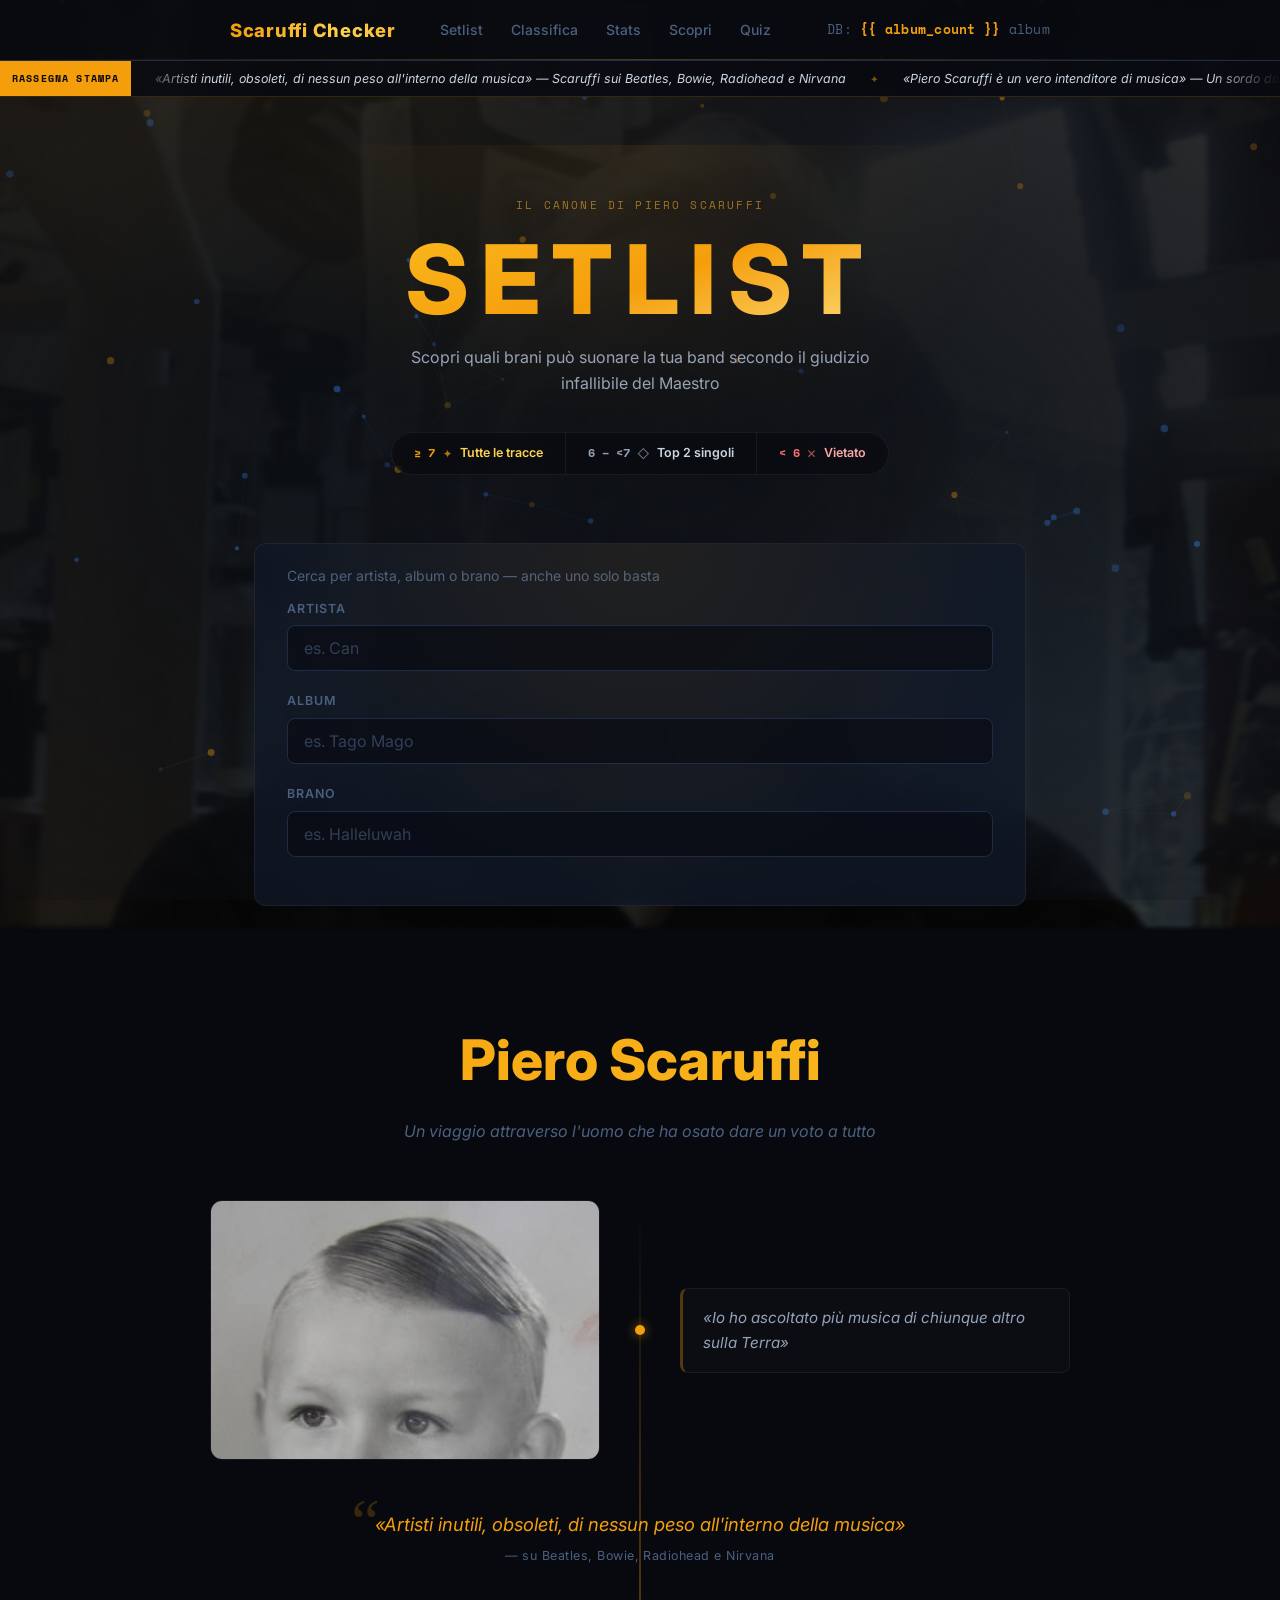
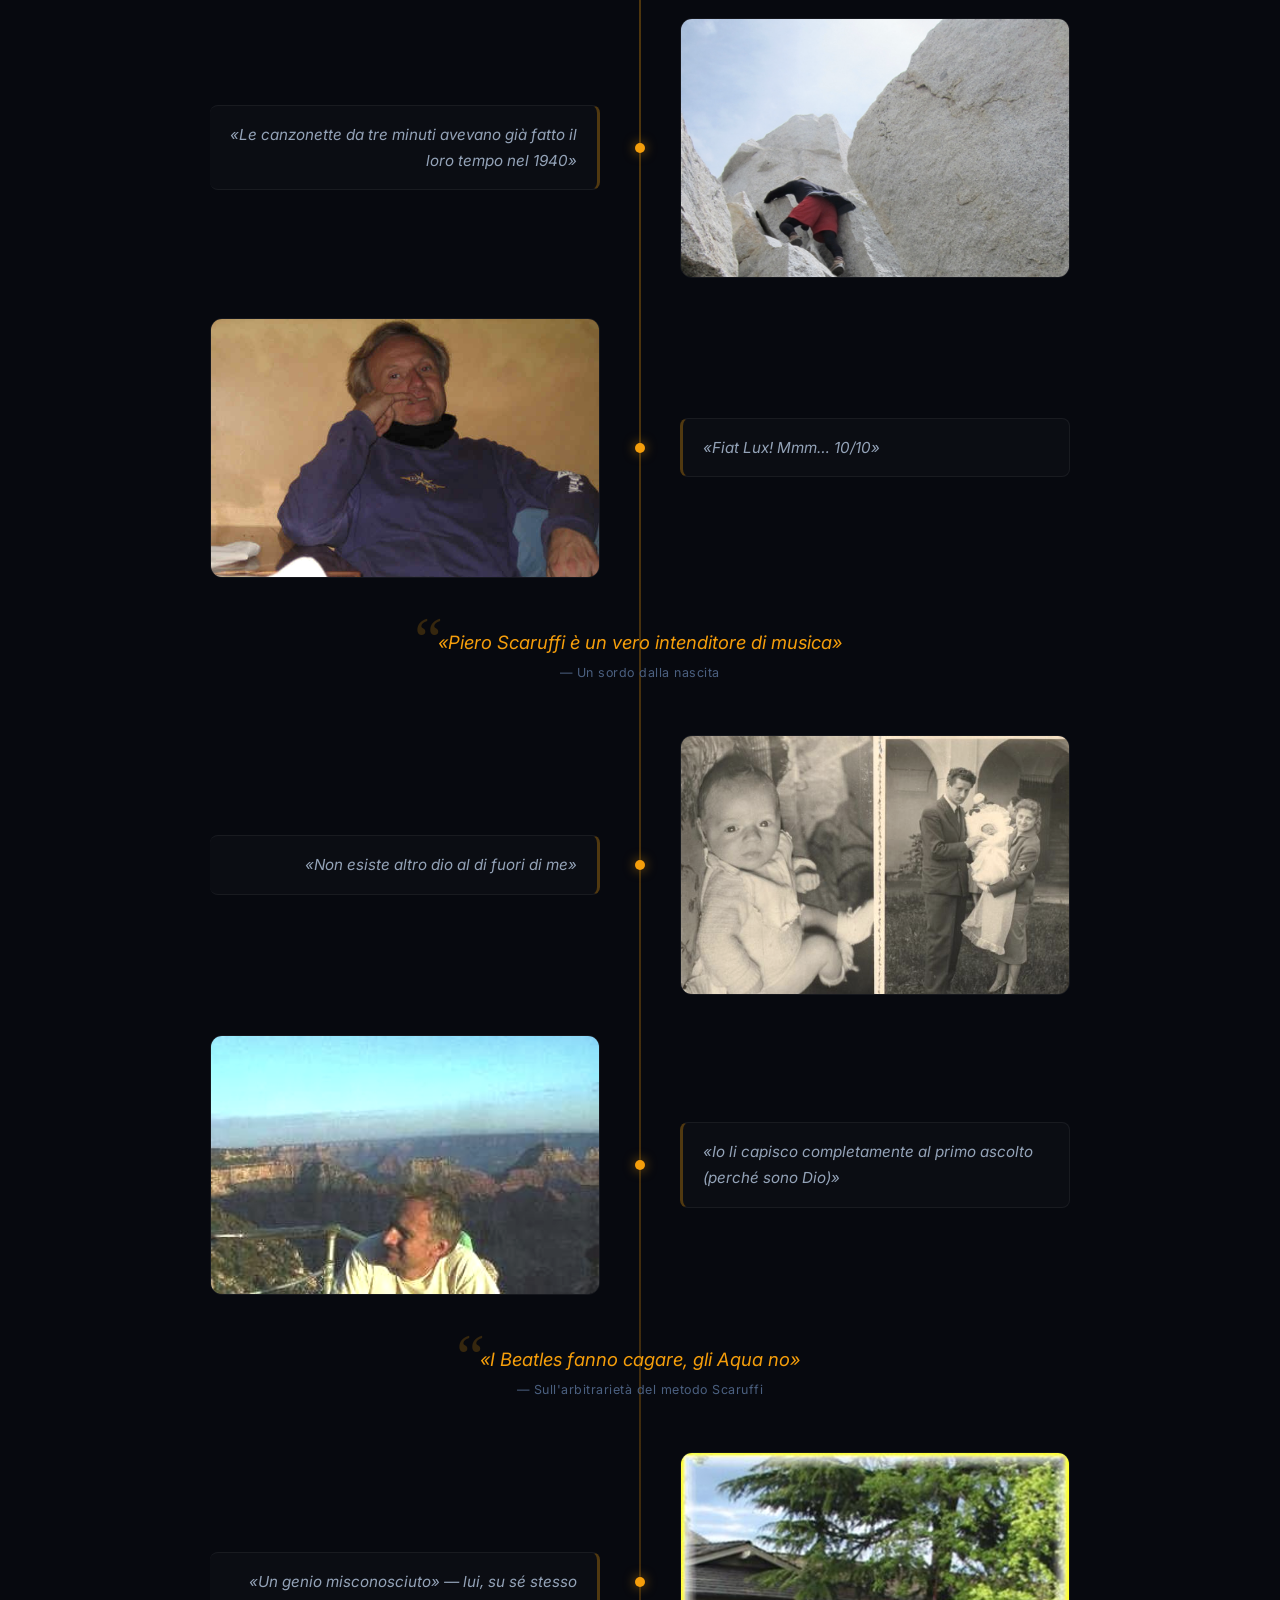
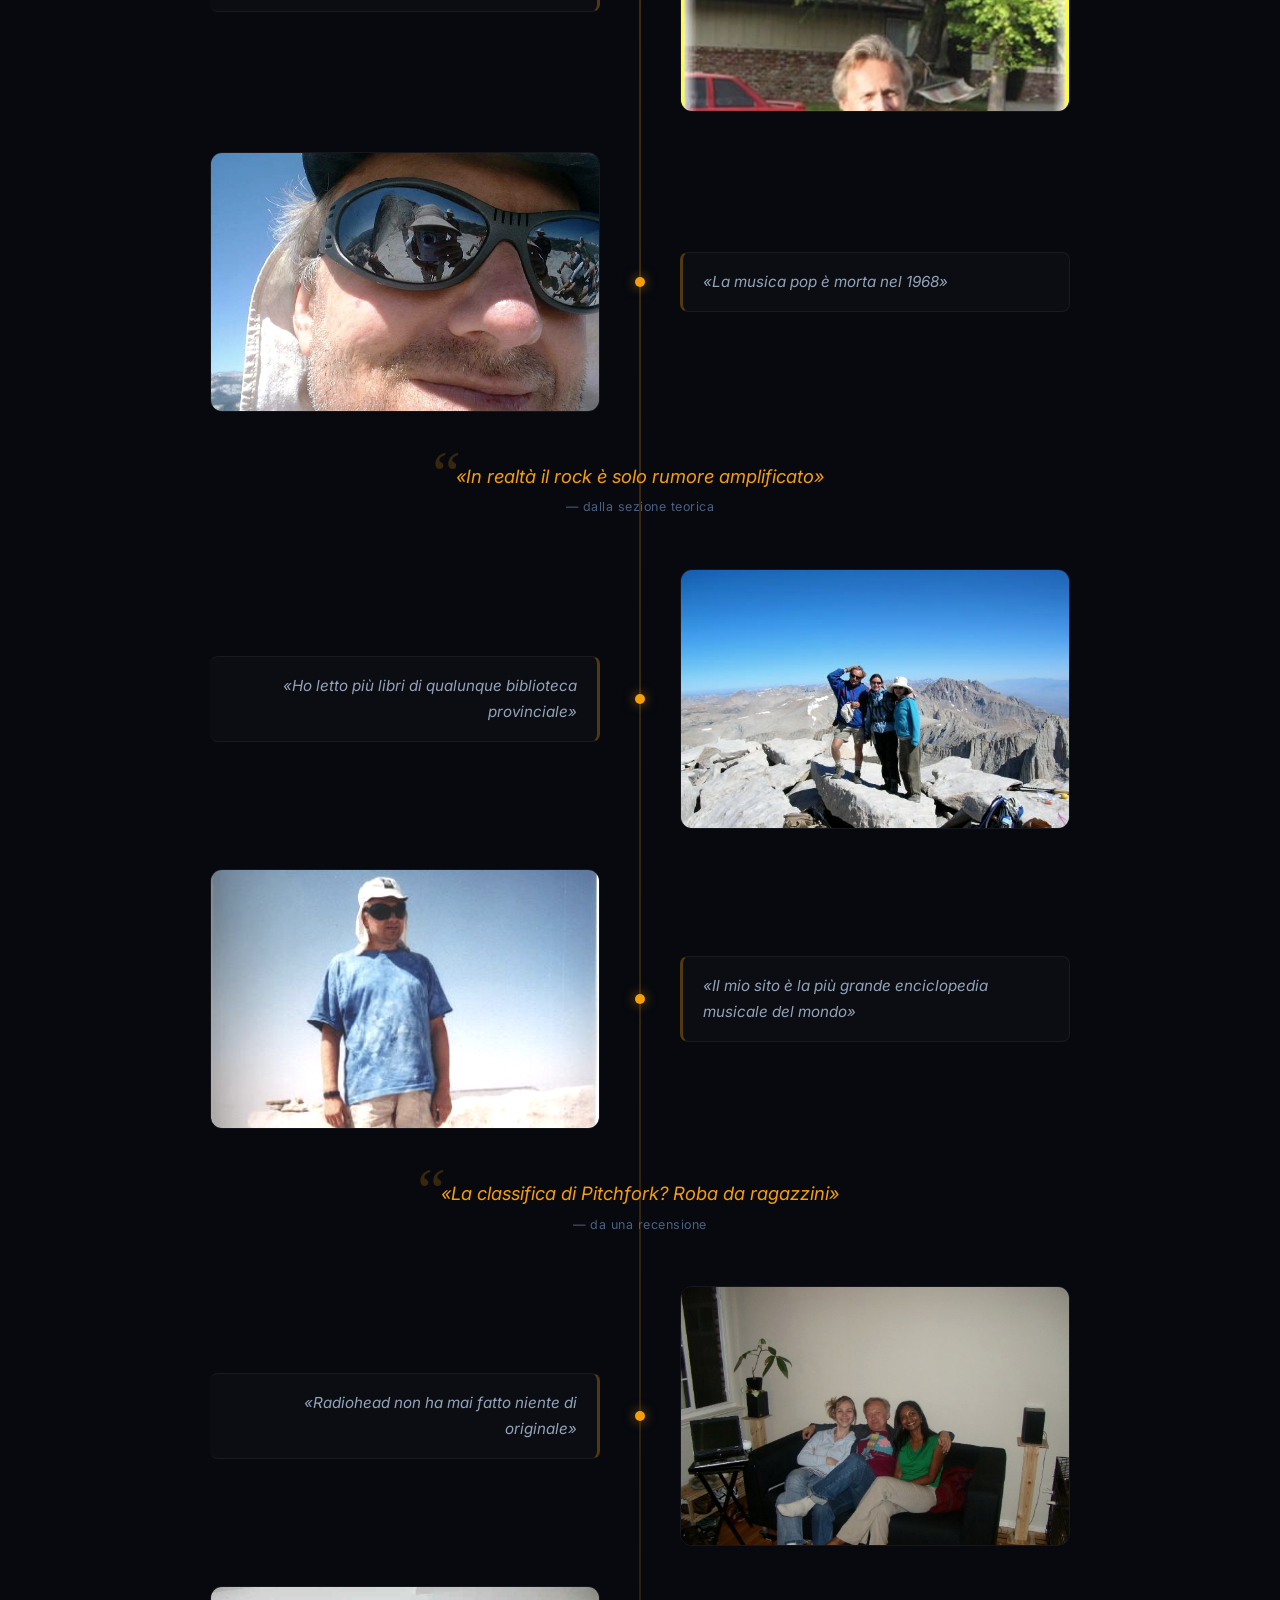
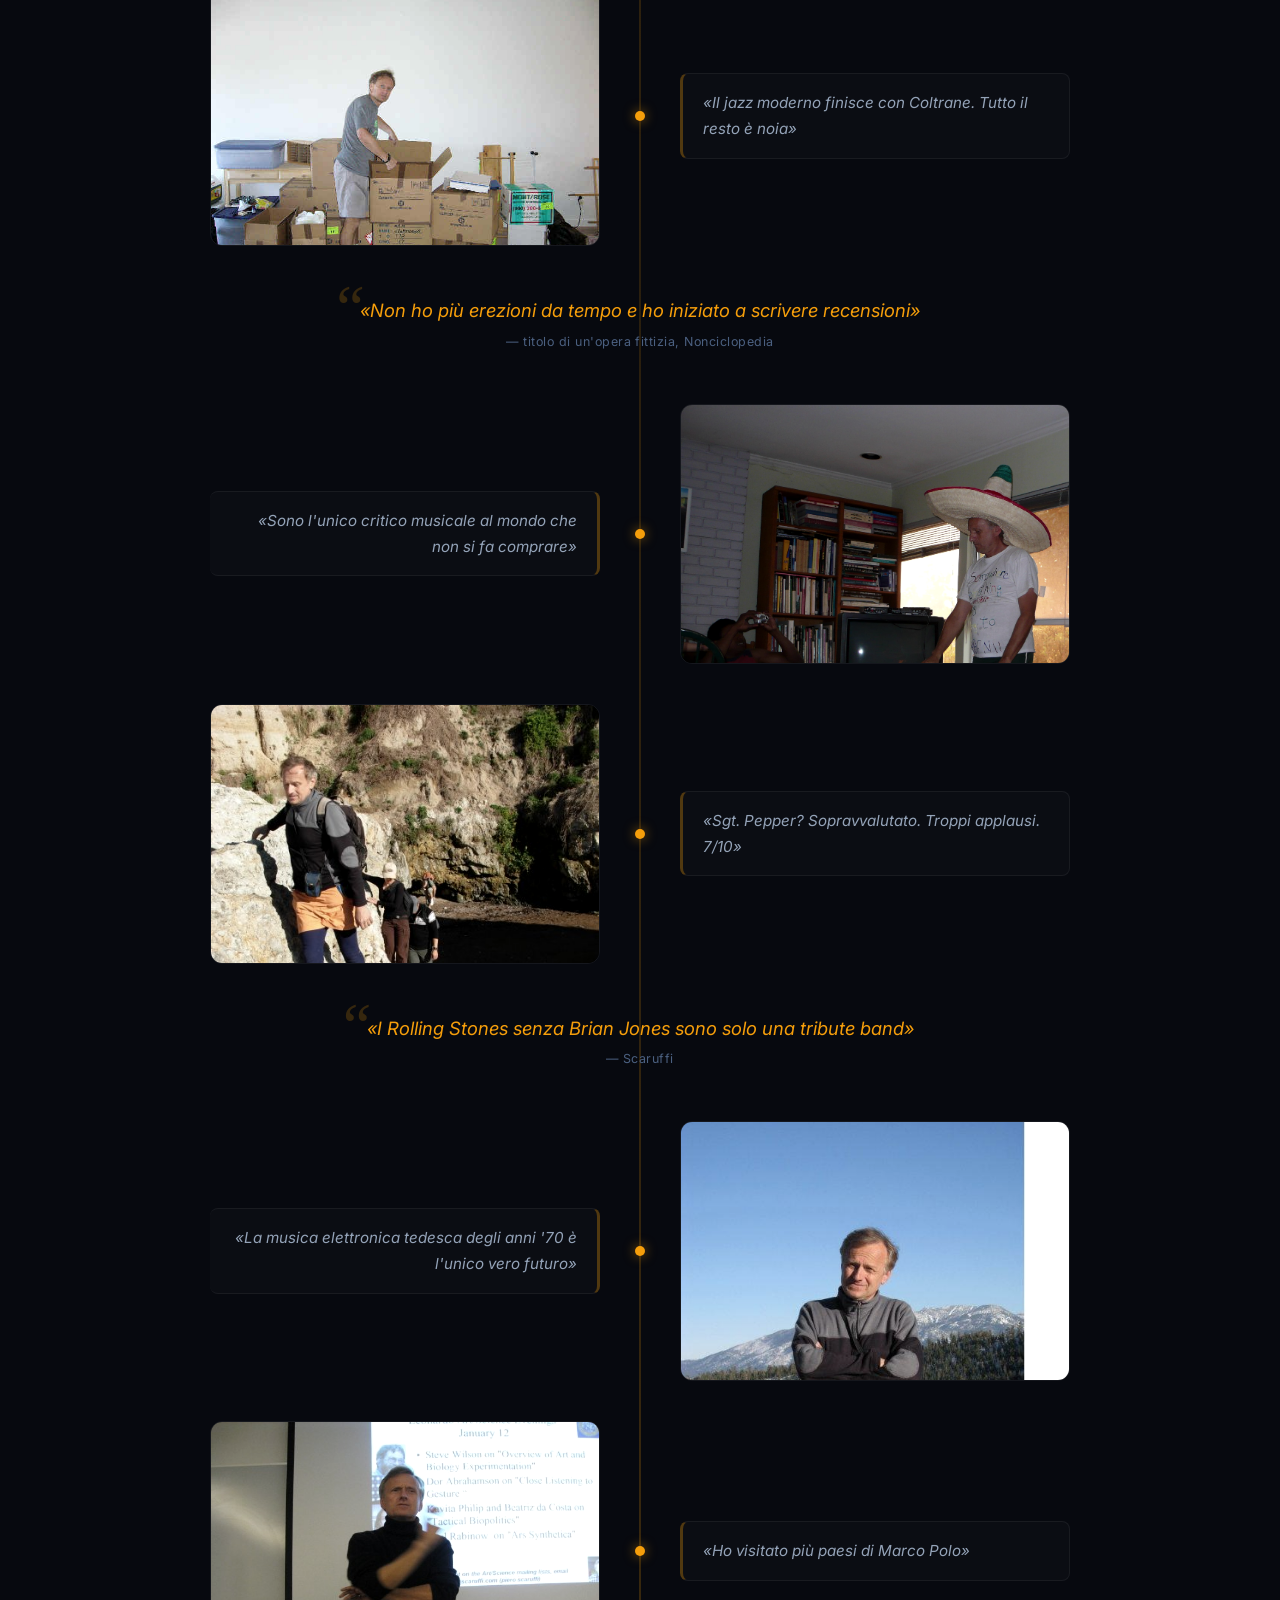
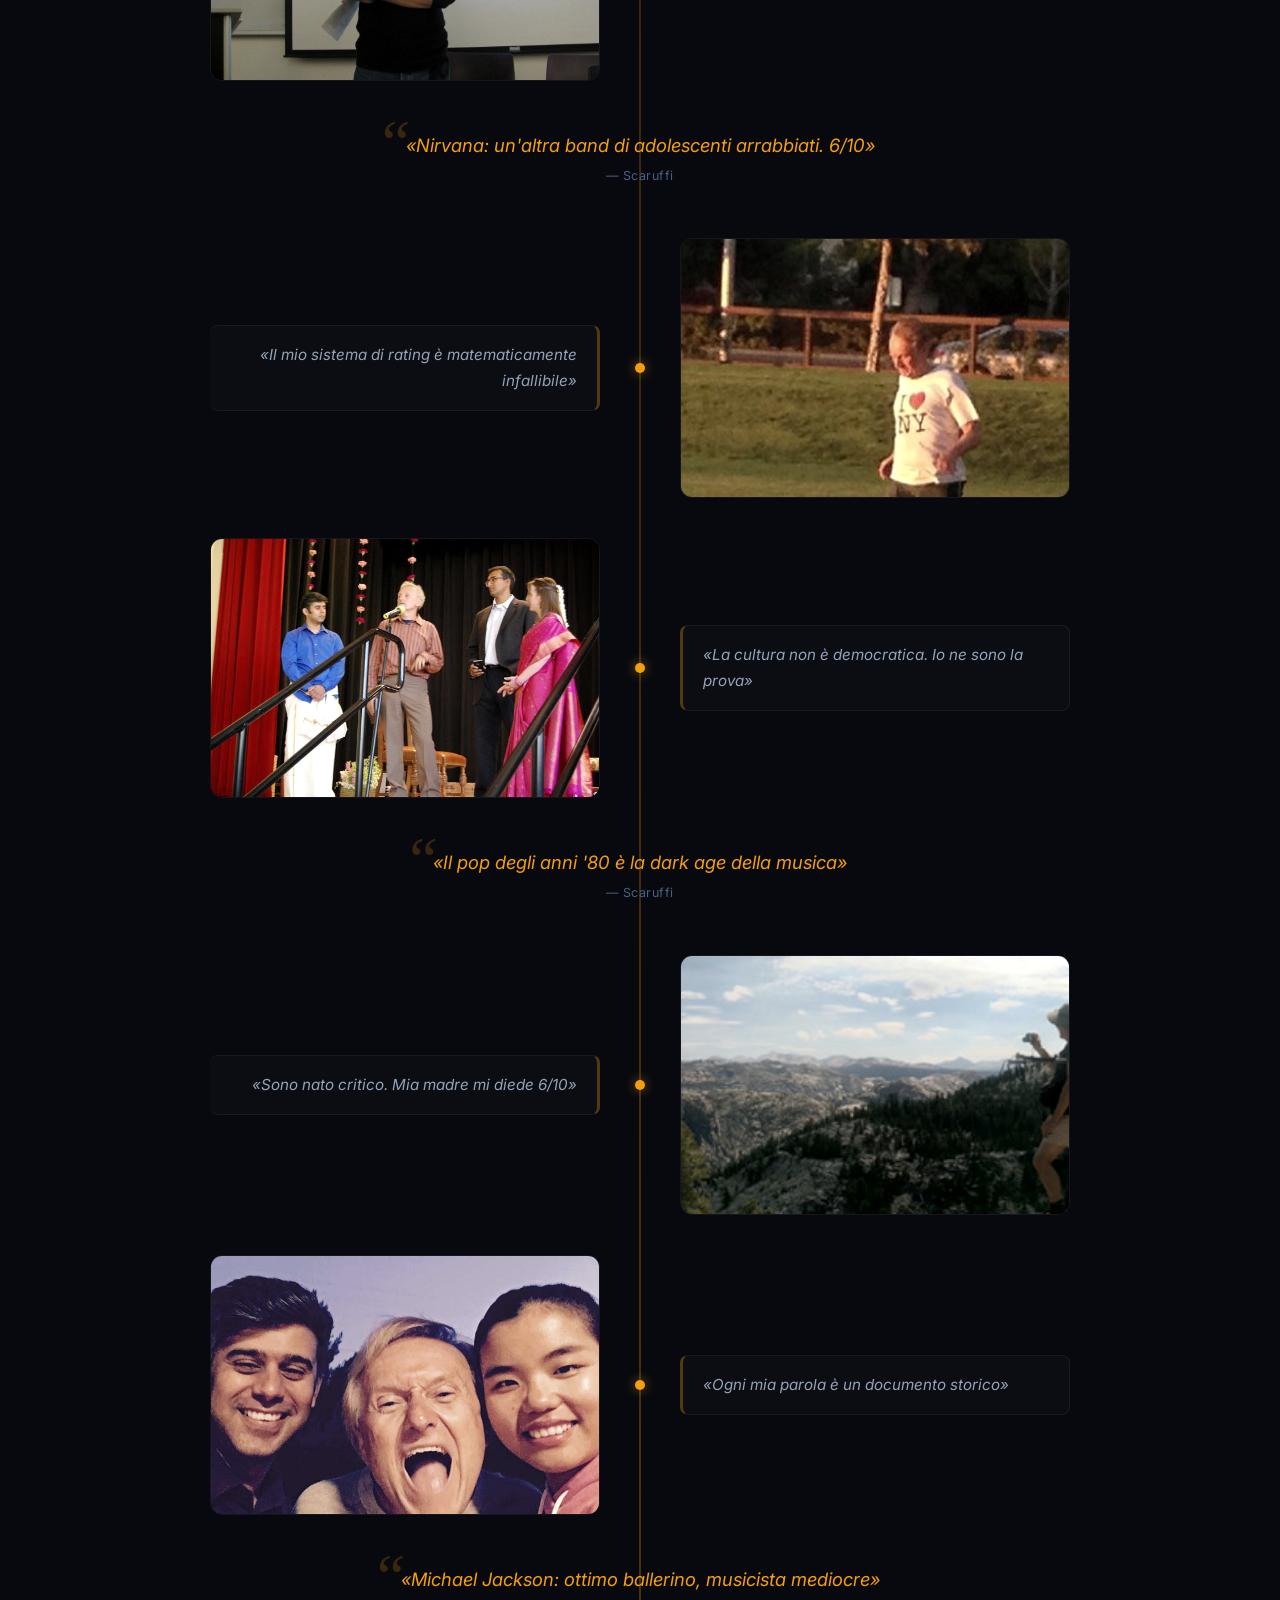
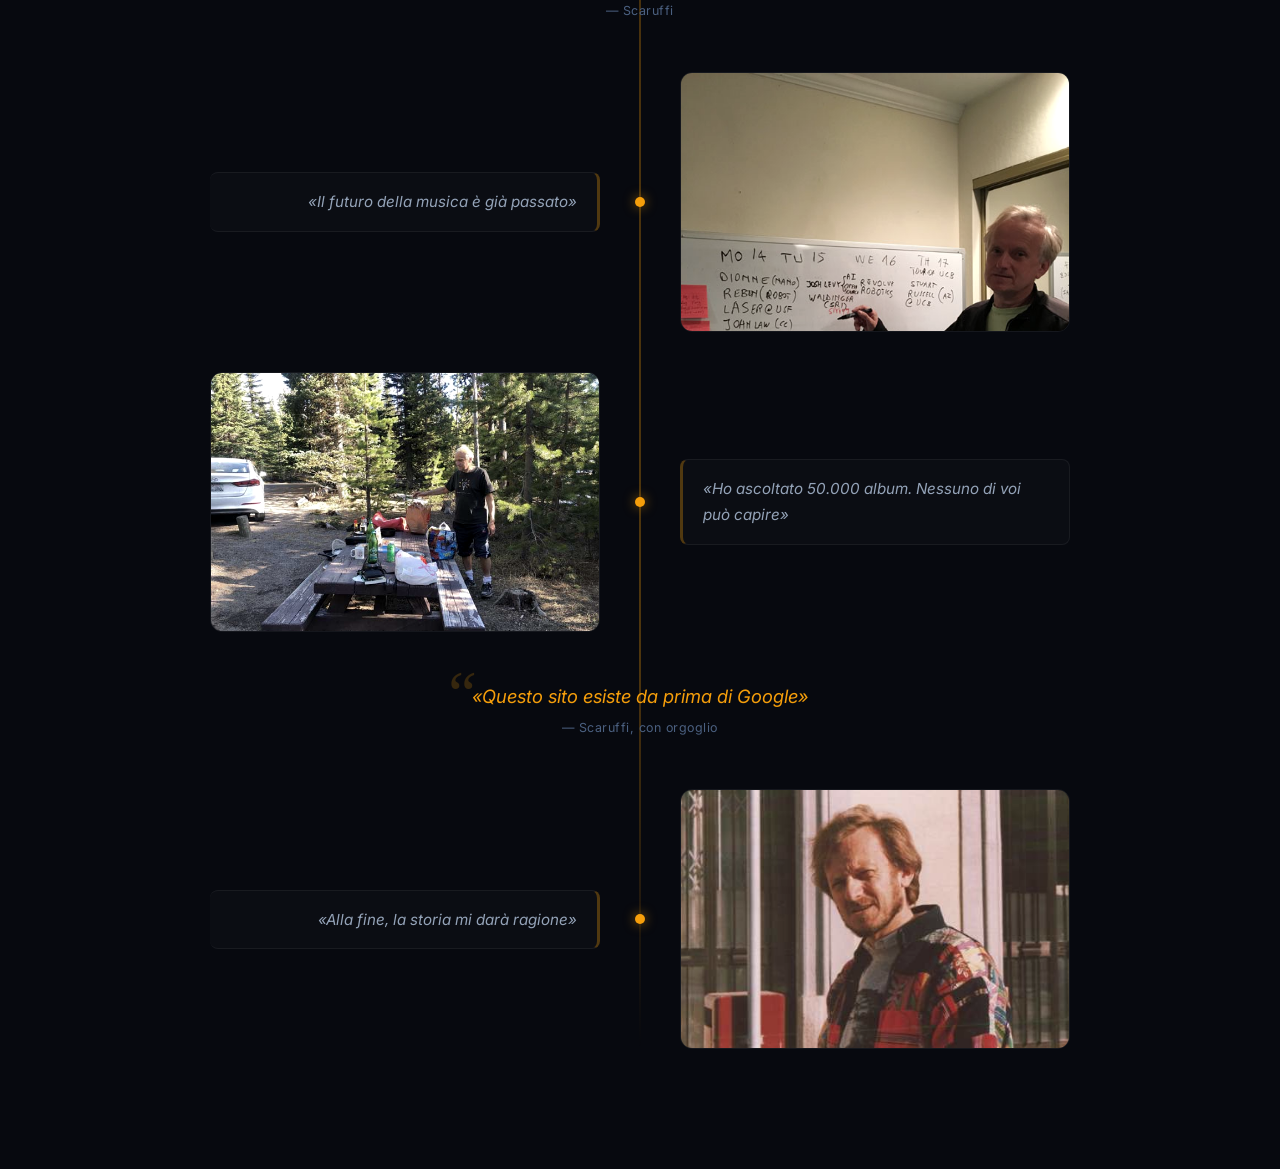
<file: templates/index.html>
<!DOCTYPE html>
<html lang="it">
<head>
  <meta charset="UTF-8">
  <meta name="viewport" content="width=device-width, initial-scale=1.0, viewport-fit=cover">
  <meta name="theme-color" content="#07090f">
  <meta name="mobile-web-app-capable" content="yes">
  <meta name="apple-mobile-web-app-capable" content="yes">
  <meta name="apple-mobile-web-app-status-bar-style" content="black-translucent">
  <title>Setlist · Scaruffi Checker</title>
  <link rel="stylesheet" href="/static/style.css">
</head>
<body>
  <canvas id="particle-canvas" aria-hidden="true"></canvas>

  <header>
    <div class="header-inner">
      <h1>Scaruffi Checker</h1>
      <button class="nav-toggle" id="nav-toggle" aria-label="Menu" aria-expanded="false">
        <span></span><span></span><span></span>
      </button>
      <nav id="main-nav">
        <a href="/" class="nav-active">Setlist</a>
        <a href="/classifica">Classifica</a>
        <a href="/stats">Stats</a>
        <a href="/scopri">Scopri</a>
        <a href="/quiz">Quiz</a>
        <span class="db-status">DB: <strong id="album-count">{{ album_count }}</strong> album</span>
      </nav>
    </div>
  </header>

  <!-- ── Rassegna stampa ticker ── -->
  <div class="ticker-wrap" aria-label="Citazioni su Scaruffi" role="marquee">
    <div class="ticker-label">RASSEGNA STAMPA</div>
    <div class="ticker-track" id="ticker-track">
      <div class="ticker-inner" id="ticker-inner">
        <span class="quote-item">«Artisti inutili, obsoleti, di nessun peso all'interno della musica» — Scaruffi sui Beatles, Bowie, Radiohead e Nirvana</span>
        <span class="quote-sep">✦</span>
        <span class="quote-item">«Piero Scaruffi è un vero intenditore di musica» — Un sordo dalla nascita</span>
        <span class="quote-sep">✦</span>
        <span class="quote-item">«Le canzonette da tre minuti avevano già fatto il loro tempo nel 1940»</span>
        <span class="quote-sep">✦</span>
        <span class="quote-item">«I Beatles fanno cagare, gli Aqua no» — Sull'arbitrarietà del metodo Scaruffi</span>
        <span class="quote-sep">✦</span>
        <span class="quote-item">«Io li capisco completamente al primo ascolto (perché sono Dio)»</span>
        <span class="quote-sep">✦</span>
        <span class="quote-item">«Fiat Lux! Mmm… 10/10»</span>
        <span class="quote-sep">✦</span>
        <span class="quote-item">«Non esiste altro dio al di fuori di me» — dalla sezione Autobiografia</span>
        <span class="quote-sep">✦</span>
        <span class="quote-item">«Un genio misconosciuto» — lui, riferito a se stesso</span>
        <span class="quote-sep">✦</span>
        <!-- Copia duplicata per loop seamless -->
        <span class="quote-item">«Artisti inutili, obsoleti, di nessun peso all'interno della musica» — Scaruffi sui Beatles, Bowie, Radiohead e Nirvana</span>
        <span class="quote-sep">✦</span>
        <span class="quote-item">«Piero Scaruffi è un vero intenditore di musica» — Un sordo dalla nascita</span>
        <span class="quote-sep">✦</span>
        <span class="quote-item">«Le canzonette da tre minuti avevano già fatto il loro tempo nel 1940»</span>
        <span class="quote-sep">✦</span>
        <span class="quote-item">«I Beatles fanno cagare, gli Aqua no» — Sull'arbitrarietà del metodo Scaruffi</span>
        <span class="quote-sep">✦</span>
        <span class="quote-item">«Io li capisco completamente al primo ascolto (perché sono Dio)»</span>
        <span class="quote-sep">✦</span>
        <span class="quote-item">«Fiat Lux! Mmm… 10/10»</span>
        <span class="quote-sep">✦</span>
        <span class="quote-item">«Non esiste altro dio al di fuori di me» — dalla sezione Autobiografia</span>
        <span class="quote-sep">✦</span>
        <span class="quote-item">«Un genio misconosciuto» — lui, riferito a se stesso</span>
        <span class="quote-sep">✦</span>
      </div>
    </div>
  </div>

  <main>
    <!-- ── Hero ── -->
    <section class="hero-section">
      <div class="hero-eyebrow">Il Canone di Piero Scaruffi</div>
      <h2 class="hero-title">SETLIST</h2>
      <p class="hero-sub">Scopri quali brani può suonare la tua band secondo il giudizio infallibile del Maestro</p>
      <div class="rules-strip">
        <div class="rs-item rs-gold">
          <span class="rs-score">≥ 7</span>
          <span class="rs-icon">✦</span>
          <span class="rs-label">Tutte le tracce</span>
        </div>
        <div class="rs-divider"></div>
        <div class="rs-item rs-grey">
          <span class="rs-score">6 – &lt;7</span>
          <span class="rs-icon">◇</span>
          <span class="rs-label">Top 2 singoli</span>
        </div>
        <div class="rs-divider"></div>
        <div class="rs-item rs-red">
          <span class="rs-score">&lt; 6</span>
          <span class="rs-icon">✕</span>
          <span class="rs-label">Vietato</span>
        </div>
      </div>
    </section>

    <!-- ── Search ── -->
    <section class="search-box">
      <p class="search-hint">Cerca per artista, album o brano — anche uno solo basta</p>
      <form id="check-form" autocomplete="off">


        <div class="form-row" id="artist-row" style="position:relative">
          <label for="artist" id="artist-label">Artista</label>
          <input type="text" id="artist" name="artist"
                 placeholder="es. Can"
                 inputmode="text" autocapitalize="words">
          <div id="artist-suggestions" class="suggestions hidden"></div>
          <div id="artist-hint" class="field-hint hidden">↓ Clicca su Album per vedere tutti i suoi album</div>
        </div>

        <div class="form-row" id="album-row" style="position:relative">
          <label for="album">Album</label>
          <input type="text" id="album" name="album"
                 placeholder="es. Tago Mago"
                 inputmode="text" autocapitalize="words">
          <div id="album-suggestions" class="suggestions hidden"></div>
        </div>

        <div class="form-row" id="song-row" style="position:relative">
          <label for="song">Brano</label>
          <input type="text" id="song" name="song"
                 placeholder="es. Halleluwah"
                 inputmode="text" autocapitalize="words">
          <div id="song-suggestions" class="suggestions hidden"></div>
        </div>

        <!-- Live album verification panel -->
        <div id="track-verify-panel" class="track-verify-panel hidden"></div>

        <div id="live-match" class="live-match hidden"></div>

      </form>
    </section>

    <!-- ── Result ── -->
    <section id="result-section" class="hidden">
      <div id="result-box"></div>
    </section>
  </main>

  <!-- ── Gallery ── -->
  <section class="gallery-section" id="gallery">
    <div class="gallery-header">
      <h2>Piero Scaruffi</h2>
      <p class="gallery-sub">Un viaggio attraverso l'uomo che ha osato dare un voto a tutto</p>
    </div>
    <div class="gallery-timeline" id="gallery-timeline">

      <div class="gallery-item gi-left reveal">
        <div class="gi-photo"><img src="/static/gallery/scaruffi_01.jpg" alt="Scaruffi" loading="lazy"></div>
        <div class="gi-quote">&laquo;Io ho ascoltato più musica di chiunque altro sulla Terra&raquo;</div>
      </div>

      <div class="gallery-quote-row reveal">
        <blockquote>«Artisti inutili, obsoleti, di nessun peso all'interno della musica» <cite>— su Beatles, Bowie, Radiohead e Nirvana</cite></blockquote>
      </div>

      <div class="gallery-item gi-right reveal">
        <div class="gi-photo"><img src="/static/gallery/scaruffi_02.jpg" alt="Scaruffi" loading="lazy"></div>
        <div class="gi-quote">&laquo;Le canzonette da tre minuti avevano già fatto il loro tempo nel 1940&raquo;</div>
      </div>

      <div class="gallery-item gi-left reveal">
        <div class="gi-photo"><img src="/static/gallery/scaruffi_03.jpg" alt="Scaruffi" loading="lazy"></div>
        <div class="gi-quote">&laquo;Fiat Lux! Mmm… 10/10&raquo;</div>
      </div>

      <div class="gallery-quote-row reveal">
        <blockquote>«Piero Scaruffi è un vero intenditore di musica» <cite>— Un sordo dalla nascita</cite></blockquote>
      </div>

      <div class="gallery-item gi-right reveal">
        <div class="gi-photo"><img src="/static/gallery/scaruffi_04.jpg" alt="Scaruffi" loading="lazy"></div>
        <div class="gi-quote">&laquo;Non esiste altro dio al di fuori di me&raquo;</div>
      </div>

      <div class="gallery-item gi-left reveal">
        <div class="gi-photo"><img src="/static/gallery/scaruffi_05.jpg" alt="Scaruffi" loading="lazy"></div>
        <div class="gi-quote">&laquo;Io li capisco completamente al primo ascolto (perché sono Dio)&raquo;</div>
      </div>

      <div class="gallery-quote-row reveal">
        <blockquote>«I Beatles fanno cagare, gli Aqua no» <cite>— Sull'arbitrarietà del metodo Scaruffi</cite></blockquote>
      </div>

      <div class="gallery-item gi-right reveal">
        <div class="gi-photo"><img src="/static/gallery/scaruffi_06.jpg" alt="Scaruffi" loading="lazy"></div>
        <div class="gi-quote">&laquo;Un genio misconosciuto&raquo; — lui, su sé stesso</div>
      </div>

      <div class="gallery-item gi-left reveal">
        <div class="gi-photo"><img src="/static/gallery/scaruffi_07.jpg" alt="Scaruffi" loading="lazy"></div>
        <div class="gi-quote">&laquo;La musica pop è morta nel 1968&raquo;</div>
      </div>

      <div class="gallery-quote-row reveal">
        <blockquote>«In realtà il rock è solo rumore amplificato» <cite>— dalla sezione teorica</cite></blockquote>
      </div>

      <div class="gallery-item gi-right reveal">
        <div class="gi-photo"><img src="/static/gallery/scaruffi_08.jpg" alt="Scaruffi" loading="lazy"></div>
        <div class="gi-quote">&laquo;Ho letto più libri di qualunque biblioteca provinciale&raquo;</div>
      </div>

      <div class="gallery-item gi-left reveal">
        <div class="gi-photo"><img src="/static/gallery/scaruffi_09.jpg" alt="Scaruffi" loading="lazy"></div>
        <div class="gi-quote">&laquo;Il mio sito è la più grande enciclopedia musicale del mondo&raquo;</div>
      </div>

      <div class="gallery-quote-row reveal">
        <blockquote>«La classifica di Pitchfork? Roba da ragazzini» <cite>— da una recensione</cite></blockquote>
      </div>

      <div class="gallery-item gi-right reveal">
        <div class="gi-photo"><img src="/static/gallery/scaruffi_10.jpg" alt="Scaruffi" loading="lazy"></div>
        <div class="gi-quote">&laquo;Radiohead non ha mai fatto niente di originale&raquo;</div>
      </div>

      <div class="gallery-item gi-left reveal">
        <div class="gi-photo"><img src="/static/gallery/scaruffi_11.jpg" alt="Scaruffi" loading="lazy"></div>
        <div class="gi-quote">&laquo;Il jazz moderno finisce con Coltrane. Tutto il resto è noia&raquo;</div>
      </div>

      <div class="gallery-quote-row reveal">
        <blockquote>«Non ho più erezioni da tempo e ho iniziato a scrivere recensioni» <cite>— titolo di un'opera fittizia, Nonciclopedia</cite></blockquote>
      </div>

      <div class="gallery-item gi-right reveal">
        <div class="gi-photo"><img src="/static/gallery/scaruffi_12.jpg" alt="Scaruffi" loading="lazy"></div>
        <div class="gi-quote">&laquo;Sono l'unico critico musicale al mondo che non si fa comprare&raquo;</div>
      </div>

      <div class="gallery-item gi-left reveal">
        <div class="gi-photo"><img src="/static/gallery/scaruffi_13.jpg" alt="Scaruffi" loading="lazy"></div>
        <div class="gi-quote">&laquo;Sgt. Pepper? Sopravvalutato. Troppi applausi. 7/10&raquo;</div>
      </div>

      <div class="gallery-quote-row reveal">
        <blockquote>«I Rolling Stones senza Brian Jones sono solo una tribute band» <cite>— Scaruffi</cite></blockquote>
      </div>

      <div class="gallery-item gi-right reveal">
        <div class="gi-photo"><img src="/static/gallery/scaruffi_14.jpg" alt="Scaruffi" loading="lazy"></div>
        <div class="gi-quote">&laquo;La musica elettronica tedesca degli anni '70 è l'unico vero futuro&raquo;</div>
      </div>

      <div class="gallery-item gi-left reveal">
        <div class="gi-photo"><img src="/static/gallery/scaruffi_15.jpg" alt="Scaruffi" loading="lazy"></div>
        <div class="gi-quote">&laquo;Ho visitato più paesi di Marco Polo&raquo;</div>
      </div>

      <div class="gallery-quote-row reveal">
        <blockquote>«Nirvana: un'altra band di adolescenti arrabbiati. 6/10» <cite>— Scaruffi</cite></blockquote>
      </div>

      <div class="gallery-item gi-right reveal">
        <div class="gi-photo"><img src="/static/gallery/scaruffi_16.jpg" alt="Scaruffi" loading="lazy"></div>
        <div class="gi-quote">&laquo;Il mio sistema di rating è matematicamente infallibile&raquo;</div>
      </div>

      <div class="gallery-item gi-left reveal">
        <div class="gi-photo"><img src="/static/gallery/scaruffi_17.jpg" alt="Scaruffi" loading="lazy"></div>
        <div class="gi-quote">&laquo;La cultura non è democratica. Io ne sono la prova&raquo;</div>
      </div>

      <div class="gallery-quote-row reveal">
        <blockquote>«Il pop degli anni '80 è la dark age della musica» <cite>— Scaruffi</cite></blockquote>
      </div>

      <div class="gallery-item gi-right reveal">
        <div class="gi-photo"><img src="/static/gallery/scaruffi_18.jpg" alt="Scaruffi" loading="lazy"></div>
        <div class="gi-quote">&laquo;Sono nato critico. Mia madre mi diede 6/10&raquo;</div>
      </div>

      <div class="gallery-item gi-left reveal">
        <div class="gi-photo"><img src="/static/gallery/scaruffi_19.jpg" alt="Scaruffi" loading="lazy"></div>
        <div class="gi-quote">&laquo;Ogni mia parola è un documento storico&raquo;</div>
      </div>

      <div class="gallery-quote-row reveal">
        <blockquote>«Michael Jackson: ottimo ballerino, musicista mediocre» <cite>— Scaruffi</cite></blockquote>
      </div>

      <div class="gallery-item gi-right reveal">
        <div class="gi-photo"><img src="/static/gallery/scaruffi_20.jpg" alt="Scaruffi" loading="lazy"></div>
        <div class="gi-quote">&laquo;Il futuro della musica è già passato&raquo;</div>
      </div>

      <div class="gallery-item gi-left reveal">
        <div class="gi-photo"><img src="/static/gallery/scaruffi_21.jpg" alt="Scaruffi" loading="lazy"></div>
        <div class="gi-quote">&laquo;Ho ascoltato 50.000 album. Nessuno di voi può capire&raquo;</div>
      </div>

      <div class="gallery-quote-row reveal">
        <blockquote>«Questo sito esiste da prima di Google» <cite>— Scaruffi, con orgoglio</cite></blockquote>
      </div>

      <div class="gallery-item gi-right reveal">
        <div class="gi-photo"><img src="/static/gallery/scaruffi_22.jpg" alt="Scaruffi" loading="lazy"></div>
        <div class="gi-quote">&laquo;Alla fine, la storia mi darà ragione&raquo;</div>
      </div>

    </div><!-- /gallery-timeline -->
  </section>

  <script src="/static/particles.js"></script>
  <script>
  (function () {
    const form           = document.getElementById('check-form');
    const resultSec      = document.getElementById('result-section');
    const resultBox      = document.getElementById('result-box');
    const artistInput    = document.getElementById('artist');
    const artistRow      = document.getElementById('artist-row');
    const artistSugBox   = document.getElementById('artist-suggestions');
    const albumInput     = document.getElementById('album');
    const albumRow       = document.getElementById('album-row');
    const albumSugBox    = document.getElementById('album-suggestions');
    const songInput      = document.getElementById('song');
    const songRow        = document.getElementById('song-row');
    const songSugBox     = document.getElementById('song-suggestions');
    const liveMatch      = document.getElementById('live-match');
    const navToggle      = document.getElementById('nav-toggle');
    const mainNav        = document.getElementById('main-nav');

    // ── Mobile hamburger ─────────────────────────────────────────────────────
    navToggle.addEventListener('click', () => {
      const open = mainNav.classList.toggle('nav-open');
      navToggle.setAttribute('aria-expanded', open);
    });

    // ── Helpers ───────────────────────────────────────────────────────────────
    function ratingClass(r) { return r >= 6 ? 'r-gold' : 'r-red'; }

    // ── Artist autocomplete (local DB) ────────────────────────────────────────
    let artistTimer = null;
    artistInput.addEventListener('input', () => {
      clearTimeout(artistTimer);
      const q = artistInput.value.trim();
      if (q.length < 2) { hide(artistSugBox, artistRow); hideLM(); return; }
      artistTimer = setTimeout(() => fetchArtistSug(q), 150);
    });
    artistInput.addEventListener('blur', () => {
      setTimeout(() => hide(artistSugBox, artistRow), 180);
      setTimeout(() => {
        if (artistInput.value.trim().length > 0 && albumInput.value.trim() === '') {
          document.getElementById('artist-hint').classList.remove('hidden');
        }
      }, 200);
    });

    async function fetchArtistSug(q) {
      try {
        const data = await fetch('/artist-suggest?q=' + encodeURIComponent(q)).then(r => r.json());
        renderArtistSug(data);
      } catch (_) {}
    }

    function renderArtistSug(items) {
      if (!items.length) { hide(artistSugBox, artistRow); return; }
      artistSugBox.innerHTML = items.map(it => {
        const rc = ratingClass(it.top_rating);
        return `<div class="suggestion-item" tabindex="0"
                     data-artist="${esc(it.artist)}" data-album="${esc(it.top_album)}"
                     data-rating="${it.top_rating}" data-year="${it.year||''}">
          <span class="sug-artist">${esc(it.artist)}</span>
          <span class="sug-detail">${esc(it.top_album)} (${it.year||'?'})</span>
          <span class="sug-rating ${rc}">${it.top_rating}/10</span>
        </div>`;
      }).join('');
      artistSugBox.classList.remove('hidden');
      artistSugBox.querySelectorAll('.suggestion-item').forEach(el => {
        el.addEventListener('mousedown', () => {
          artistInput.value = el.dataset.artist;
          // NON pre-selezionare l'album: l'utente sceglierà dall'elenco
          hide(artistSugBox, artistRow);
          document.getElementById('artist-hint').classList.add('hidden');
          // Label confirmed feedback
          const lbl = document.getElementById('artist-label');
          lbl.textContent = 'Artista ✓';
          lbl.classList.add('label-confirmed');
          setTimeout(() => { lbl.textContent = 'Artista'; lbl.classList.remove('label-confirmed'); }, 2000);
          showLM({ artist: el.dataset.artist, top_album: el.dataset.album,
                   top_rating: +el.dataset.rating, year: el.dataset.year });
          // Apri subito il dropdown album per mostrare tutti gli album dell'artista
          albumRow.classList.add('loading');
          fetchAlbumSug('');
          albumInput.focus();
        });
      });
    }

    // ── Album suggestions: aggiorna fade quando si scrolla ───────────────────
    albumSugBox.addEventListener('scroll', () => {
      const atEnd = albumSugBox.scrollTop + albumSugBox.clientHeight >= albumSugBox.scrollHeight - 4;
      albumSugBox.classList.toggle('scrolled-end', atEnd);
    });

    // ── Album autocomplete (DB Scaruffi) ──────────────────────────────────────
    let albumTimer = null;

    albumInput.addEventListener('focus', () => {
      document.getElementById('artist-hint').classList.add('hidden');
      const artist = artistInput.value.trim();
      const q      = albumInput.value.trim();
      // Se l'artista è già compilato e il campo album è vuoto/corto → mostra subito tutti gli album
      if (artist && q.length < 2) {
        albumRow.classList.add('loading');
        fetchAlbumSug('');
      }
    });

    albumInput.addEventListener('input', () => {
      document.getElementById('artist-hint').classList.add('hidden');
      clearTimeout(albumTimer);
      const q = albumInput.value.trim();
      const artist = artistInput.value.trim();
      if (q.length < 2 && !artist) { hide(albumSugBox, albumRow); return; }
      albumRow.classList.add('loading');
      albumTimer = setTimeout(() => fetchAlbumSug(q), 150);
    });
    albumInput.addEventListener('blur', () => setTimeout(() => hide(albumSugBox, albumRow), 180));

    async function fetchAlbumSug(q) {
      const artist = artistInput.value.trim();
      const url = '/album-suggest?q=' + encodeURIComponent(q) +
                  (artist ? '&artist=' + encodeURIComponent(artist) : '');
      try {
        const data = await fetch(url).then(r => r.json());
        albumRow.classList.remove('loading');
        renderAlbumSug(data, artist, !q);
      } catch (_) { albumRow.classList.remove('loading'); }
    }

    function renderAlbumSug(items, artist, isArtistMode) {
      if (!items.length) { hide(albumSugBox, albumRow); return; }

      const header = (isArtistMode && artist)
        ? `<div class="sug-header">Album di <strong>${esc(artist)}</strong> <span class="sug-count">${items.length}</span></div>`
        : '';

      albumSugBox.innerHTML = header + items.map(it => {
        const rc  = ratingClass(it.rating);
        const yr  = it.year ? `<span class="sug-year">${it.year}</span>` : '';
        return `<div class="suggestion-item sug-album-item" tabindex="0"
                     data-artist="${esc(it.artist)}" data-album="${esc(it.album)}"
                     data-rating="${it.rating}" data-year="${it.year||''}">
          <div class="sug-album-left">
            <span class="sug-album-title">${esc(it.album)}</span>${yr}
          </div>
          <span class="sug-rating ${rc}">${it.rating}/10</span>
        </div>`;
      }).join('');
      albumSugBox.classList.remove('hidden');
      // ── Overflow detection: barra di scorrimento dopo 3 album ────────────
      requestAnimationFrame(() => {
        const hasOvf = albumSugBox.scrollHeight > albumSugBox.clientHeight + 2;
        albumSugBox.classList.toggle('has-overflow', hasOvf);
        albumSugBox.classList.remove('scrolled-end');
      });
      albumSugBox.querySelectorAll('.suggestion-item').forEach(el => {
        el.addEventListener('mousedown', () => {
          albumInput.value  = el.dataset.album;
          artistInput.value = el.dataset.artist;
          hide(albumSugBox, albumRow);
          showLM({ artist: el.dataset.artist, top_album: el.dataset.album,
                   top_rating: +el.dataset.rating, year: el.dataset.year });
          const fd = new FormData();
          fd.append('artist', el.dataset.artist);
          fd.append('album',  el.dataset.album);
          autoCheck(fd);
        });
        el.addEventListener('keydown', e => e.key === 'Enter' && el.dispatchEvent(new MouseEvent('mousedown')));
      });
    }

    // ── Auto-check helper ─────────────────────────────────────────────────────
    async function autoCheck(fd) {
      try {
        resultSec.classList.add('hidden');
        const res = await fetch('/check', { method: 'POST', body: fd });
        const r   = await res.json();
        renderResult(r);
        resultSec.classList.remove('hidden');
        setTimeout(() => resultSec.scrollIntoView({ behavior: 'smooth', block: 'nearest' }), 60);
      } catch (_) {}
    }

    // ── Track verify panel ────────────────────────────────────────────────────
    const tvPanel = document.getElementById('track-verify-panel');
    let tvTimer = null;

    function tvShow(state, data) {
      tvPanel.className = 'track-verify-panel';
      if (state === 'loading') {
        tvPanel.classList.add('tv-loading');
        tvPanel.innerHTML = `<div class="tv-spinner"></div> Ricerca album su MusicBrainz…`;
        tvPanel.classList.remove('hidden');
        return;
      }
      if (state === 'hide') { tvPanel.classList.add('hidden'); return; }

      const d = data;
      const inScaruffi = d.in_scaruffi;
      const rating = d.rating;
      let verdictCls = 'unknown', verdictTxt = 'Non in Scaruffi';
      if (inScaruffi) {
        if (rating < 6)       { verdictCls = 'no';  verdictTxt = 'Non ammesso (< 6)'; }
        else if (rating <= 7) { verdictCls = 'yes'; verdictTxt = 'Top 2 singoli (6–7)'; }
        else                  { verdictCls = 'yes'; verdictTxt = 'Tutte le tracce (> 7)'; }
      }

      tvPanel.classList.add(inScaruffi ? 'tv-found' : 'tv-not-found');
      tvPanel.innerHTML = `
        <div class="tv-header">
          <span class="tv-label">Verifica album originale</span>
          <span class="tv-verdict ${verdictCls}">${verdictTxt}</span>
        </div>
        <div class="tv-grid">
          <span class="tv-key">Brano</span>
          <span class="tv-val">${esc(d.song)}</span>
          <span class="tv-key">Artista</span>
          <span class="tv-val">${esc(d.artist)}</span>
          <span class="tv-key">Album (MB)</span>
          <span class="tv-val">${esc(d.album)}${d.year ? `<span class="tv-year">${d.year}</span>` : ''}</span>
          ${inScaruffi ? `
          <span class="tv-key">Scaruffi</span>
          <span class="tv-val">${esc(d.scaruffi_album || d.album)}${d.scaruffi_year ? `<span class="tv-year">${d.scaruffi_year}</span>` : ''}
            <span class="tv-rating ${rating >= 6 ? 'r-gold' : 'r-red'}">${rating}/10</span>
          </span>` : `
          <span class="tv-key">Scaruffi</span>
          <span class="tv-val" style="color:var(--muted)">Non presente nel database</span>`}
        </div>`;
      tvPanel.classList.remove('hidden');
    }

    async function fetchTrackVerify(q) {
      const artist = artistInput.value.trim();
      const url = '/track-verify?q=' + encodeURIComponent(q) +
                  (artist ? '&artist=' + encodeURIComponent(artist) : '');
      try {
        const d = await fetch(url).then(r => r.json());
        if (d.status === 'not_found') { tvShow('hide'); return; }
        tvShow('result', d);
        // Auto-check: trigger full verification automatically
        const fd = new FormData();
        fd.append('song',   songInput.value.trim() || d.song);
        fd.append('artist', artist || d.artist);
        await autoCheck(fd);
      } catch (_) { tvShow('hide'); }
    }

    // ── Song autocomplete (MusicBrainz) ───────────────────────────────────────
    let songTimer = null;
    songInput.addEventListener('input', () => {
      clearTimeout(songTimer);
      clearTimeout(tvTimer);
      const q = songInput.value.trim();
      if (q.length < 2) { hide(songSugBox, songRow); tvShow('hide'); return; }
      songRow.classList.add('loading');
      songTimer = setTimeout(() => fetchSongSug(q), 400);
      // Verifica album con leggero delay aggiuntivo
      tvTimer = setTimeout(() => { tvShow('loading'); fetchTrackVerify(q); }, 600);
    });
    songInput.addEventListener('blur', () => setTimeout(() => hide(songSugBox, songRow), 180));

    async function fetchSongSug(q) {
      const artist = artistInput.value.trim();
      const url = '/song-suggest?q=' + encodeURIComponent(q) +
                  (artist ? '&artist=' + encodeURIComponent(artist) : '');
      try {
        const data = await fetch(url).then(r => r.json());
        songRow.classList.remove('loading');
        renderSongSug(data);
      } catch (_) { songRow.classList.remove('loading'); }
    }

    function renderSongSug(items) {
      if (!items.length) { hide(songSugBox, songRow); return; }
      songSugBox.innerHTML = items.map(it => {
        const rc = it.in_scaruffi ? ratingClass(it.rating) : 'r-none';
        const badge = it.in_scaruffi
          ? `<span class="sug-rating ${rc}">${it.rating}/10</span>`
          : `<span class="sug-rating r-none">–</span>`;
        return `<div class="suggestion-item" tabindex="0"
                     data-song="${esc(it.title)}" data-artist="${esc(it.artist)}" data-album="${esc(it.album)}">
          <span class="sug-artist">${esc(it.title)}</span>
          <span class="sug-detail">${esc(it.artist)} — ${esc(it.album)}${it.year?' ('+it.year+')':''}</span>
          ${badge}
        </div>`;
      }).join('');
      songSugBox.classList.remove('hidden');
      songSugBox.querySelectorAll('.suggestion-item').forEach(el => {
        el.addEventListener('mousedown', () => {
          songInput.value   = el.dataset.song;
          artistInput.value = el.dataset.artist;
          if (!albumInput.value) albumInput.value = el.dataset.album;
          hide(songSugBox, songRow);
        });
      });
    }

    // ── Live match banner ─────────────────────────────────────────────────────
    function showLM(item) {
      if (!item) { hideLM(); return; }
      const rc = item.top_rating >= 6 ? 'badge-gold' : 'badge-red';
      liveMatch.innerHTML =
        `<span class="lm-label">Scaruffi DB</span>
         <strong>${esc(item.artist)}</strong> — <em>${esc(item.top_album)}</em> (${item.year||'?'})
         <span class="badge ${rc}" style="margin-left:6px">${item.top_rating}/10</span>`;
      liveMatch.classList.remove('hidden');
    }
    function hideLM() { liveMatch.classList.add('hidden'); }

    function hide(box, row) {
      box.classList.add('hidden'); box.innerHTML = '';
      row && row.classList.remove('loading');
    }

    // ── Form submit (disabled — tutto è real-time) ────────────────────────────
    form.addEventListener('submit', e => e.preventDefault());

    // ── Result rendering ──────────────────────────────────────────────────────
    function renderResult(r) {
      if (['error', 'not_found', 'not_in_scaruffi'].includes(r.status)) {
        const cls = r.status === 'not_in_scaruffi' ? 'result-warning' : 'result-error';
        let html = `<div class="result-card ${cls} result-pop"><p class="result-msg">${esc(r.message)}</p>`;
        if (r.status === 'not_in_scaruffi' && (r.song || r.scaruffi_album)) {
          html += `<div class="detail-grid">
            ${r.song    ? row('Brano trovato', r.song)   : ''}
            ${r.artist  ? row('Artista',       r.artist) : ''}
            ${r.album   ? row('Album (MB)',    r.album + (r.album_year?' ('+r.album_year+')':'')) : ''}
          </div>`;
        }
        html += '</div>';
        resultBox.innerHTML = html; return;
      }

      const isYes  = r.status === 'yes';
      const isAlbum = r.mode === 'album';
      const scaleId = 'rs_' + Date.now();

      const ratingPillCls = r.rating >= 6 ? 'rpill-gold' : 'rpill-red';

      let detailRows = '';
      if (isAlbum) {
        detailRows = `
          ${row('Artista',  r.scaruffi_artist)}
          ${row('Album',    r.scaruffi_album + (r.scaruffi_year ? ' <span class="dv-year">(' + r.scaruffi_year + ')</span>' : ''))}
        `;
      } else {
        detailRows = `
          ${row('Brano',    r.song)}
          ${row('Artista',  r.artist)}
          ${r.album ? row('Album (MB)', r.album + (r.album_year ? ' <span class="dv-year">(' + r.album_year + ')</span>' : '')) : ''}
          ${row('Scaruffi', r.scaruffi_album + (r.scaruffi_year ? ' <span class="dv-year">(' + r.scaruffi_year + ')</span>' : ''))}
        `;
      }

      resultBox.innerHTML = `
        <div class="result-card ${isYes ? 'result-yes' : 'result-no'} result-pop">
          <div class="result-top">
            <div class="verdict">${isYes ? '✓ AMMESSO' : '✗ NON AMMESSO'}</div>
            <div class="rating-pill ${ratingPillCls}">${r.rating}<span class="rpill-denom">/10</span></div>
          </div>
          <p class="result-reason">${esc(r.reason)}</p>
          <div class="detail-grid">${detailRows}</div>
        </div>`;
    }

    function renderError(msg) {
      resultBox.innerHTML = `<div class="result-card result-error"><p class="result-msg">${esc(msg)}</p></div>`;
    }
    function row(label, value) {
      return `<div class="detail-row"><span class="detail-label">${esc(label)}</span><span class="detail-value">${value}</span></div>`;
    }
    function esc(s) {
      return String(s||'').replace(/&/g,'&amp;').replace(/</g,'&lt;').replace(/>/g,'&gt;');
    }

    // ── Keyboard navigation helper ─────────────────────────────────────────────
    function makeKeyNav(input, sugBox, onSelect) {
      input.addEventListener('keydown', e => {
        const items = Array.from(sugBox.querySelectorAll('.suggestion-item'));
        if (!items.length || sugBox.classList.contains('hidden')) {
          if (e.key === 'Escape') { sugBox.classList.add('hidden'); sugBox.innerHTML = ''; }
          return;
        }
        const activeEl = sugBox.querySelector('.sug-active');
        let idx = items.indexOf(activeEl);

        if (e.key === 'ArrowDown') {
          e.preventDefault();
          if (activeEl) activeEl.classList.remove('sug-active');
          idx = (idx + 1) % items.length;
          items[idx].classList.add('sug-active');
          items[idx].scrollIntoView({ block: 'nearest' });
        } else if (e.key === 'ArrowUp') {
          e.preventDefault();
          if (activeEl) activeEl.classList.remove('sug-active');
          idx = idx <= 0 ? items.length - 1 : idx - 1;
          items[idx].classList.add('sug-active');
          items[idx].scrollIntoView({ block: 'nearest' });
        } else if (e.key === 'Enter') {
          if (activeEl) {
            e.preventDefault();
            onSelect(activeEl);
          }
        } else if (e.key === 'Escape') {
          sugBox.classList.add('hidden');
          sugBox.innerHTML = '';
        }
      });
    }

    // Collega la navigazione tastiera ai 3 dropdown esistenti
    makeKeyNav(artistInput, artistSugBox, el => el.dispatchEvent(new MouseEvent('mousedown')));
    makeKeyNav(albumInput,  albumSugBox,  el => el.dispatchEvent(new MouseEvent('mousedown')));
    makeKeyNav(songInput,   songSugBox,   el => el.dispatchEvent(new MouseEvent('mousedown')));

  })();
  </script>

  <!-- Scroll reveal per la galleria -->
  <script>
  (function() {
    const io = new IntersectionObserver((entries) => {
      entries.forEach((e, i) => {
        if (e.isIntersecting) {
          setTimeout(() => e.target.classList.add('visible'), i * 80);
          io.unobserve(e.target);
        }
      });
    }, { threshold: 0.12, rootMargin: '0px 0px -40px 0px' });
    document.querySelectorAll('.reveal').forEach(el => io.observe(el));
  })();
  </script>
</body>
</html>
</file>
<file: static/style.css>
/* ══════════════════════════════════════════════════════════════════════════
   Scaruffi Checker — Deep Space UI
   ══════════════════════════════════════════════════════════════════════════ */

@import url('https://fonts.googleapis.com/css2?family=Inter:wght@400;500;600;700;800&family=Space+Mono:wght@400;700&display=swap');

*, *::before, *::after { box-sizing: border-box; margin: 0; padding: 0; }

:root {
  --bg:            #07090f;
  --bg2:           #0d1117;
  --surface:       #111827;
  --border:        #1e2d45;
  --text:          #e2e8f0;
  --muted:         #4b6080;
  --gold:          #f59e0b;
  --gold-dim:      #b07d22;
  --gold-glow:     rgba(245,158,11,0.15);
  --gold-glow-lg:  rgba(245,158,11,0.08);
  --green:         #10b981;
  --green-glow:    rgba(16,185,129,0.15);
  --red:           #ef4444;
  --red-glow:      rgba(239,68,68,0.12);
  --blue:          #3b82f6;
  --blue-glow:     rgba(59,130,246,0.15);
  --radius:        12px;
  --radius-sm:     8px;
  --font:          'Inter', system-ui, sans-serif;
  --mono:          'Space Mono', monospace;
  --glass:         rgba(17,24,39,0.75);
  --glass-border:  rgba(255,255,255,0.06);
  --transition:    0.2s cubic-bezier(0.4,0,0.2,1);
}

/* ── Scrollbar ─────────────────────────────────────────────────────────── */
::-webkit-scrollbar              { width: 6px; height: 6px; }
::-webkit-scrollbar-track        { background: var(--bg2); }
::-webkit-scrollbar-thumb        { background: var(--border); border-radius: 999px; }
::-webkit-scrollbar-thumb:hover  { background: var(--muted); }

/* ── Hero background photo ──────────────────────────────────────────────── */
body::after {
  content: '';
  position: fixed;
  inset: 0;
  z-index: -3;
  background:
    url('/static/scaruffi_bg.jpg') center 30% / cover no-repeat;
  filter: grayscale(45%) brightness(0.22) blur(2px) saturate(0.8);
  transform: scale(1.06); /* avoid white edges from blur */
  pointer-events: none;
}

/* ── Particle canvas background ────────────────────────────────────────── */
#particle-canvas {
  position: fixed;
  inset: 0;
  width: 100%;
  height: 100%;
  z-index: -1;
  pointer-events: none;
  opacity: 0.55; /* slightly subdued over the photo */
}

/* ── Base ───────────────────────────────────────────────────────────────── */
html { scroll-behavior: smooth; }

body {
  background: var(--bg);
  color: var(--text);
  font-family: var(--font);
  font-size: 15px;
  line-height: 1.65;
  min-height: 100vh;
  -webkit-font-smoothing: antialiased;
}

/* ══════════════════════════════════════════════════════════════════════════
   HEADER
   ══════════════════════════════════════════════════════════════════════════ */
header {
  background: rgba(7,9,15,0.85);
  backdrop-filter: blur(20px) saturate(180%);
  -webkit-backdrop-filter: blur(20px) saturate(180%);
  border-bottom: 1px solid var(--border);
  padding: 0 24px;
  position: sticky;
  top: 0;
  z-index: 100;
  transition: background var(--transition);
}

header::after {
  content: '';
  position: absolute;
  bottom: 0;
  left: 0;
  right: 0;
  height: 1px;
  background: linear-gradient(90deg, transparent, var(--gold-dim), transparent);
  opacity: 0.4;
}

.header-inner {
  max-width: 820px;
  margin: 0 auto;
  display: flex;
  align-items: center;
  gap: 32px;
  height: 60px;
}

header h1 {
  font-size: 1.15rem;
  font-weight: 800;
  letter-spacing: 0.04em;
  white-space: nowrap;
  background: linear-gradient(
    90deg,
    var(--gold) 0%,
    #fcd34d 35%,
    var(--gold) 65%,
    #b45309 100%
  );
  background-size: 200% auto;
  -webkit-background-clip: text;
  -webkit-text-fill-color: transparent;
  background-clip: text;
  animation: shimmer 4s linear infinite;
}

@keyframes shimmer {
  0%   { background-position: 0% center; }
  100% { background-position: 200% center; }
}

nav {
  display: flex;
  align-items: center;
  gap: 4px;
  flex: 1;
}

nav a {
  color: var(--muted);
  text-decoration: none;
  font-size: 0.875rem;
  font-weight: 500;
  padding: 5px 12px;
  border-radius: 6px;
  transition: color var(--transition), background var(--transition);
}

nav a:hover {
  color: var(--text);
  background: rgba(255,255,255,0.05);
}

.db-status {
  margin-left: auto;
  font-size: 0.8rem;
  color: var(--muted);
  font-family: var(--mono);
  letter-spacing: 0.02em;
}

.db-status strong {
  color: var(--gold);
  font-weight: 700;
}

/* ══════════════════════════════════════════════════════════════════════════
   MAIN LAYOUT
   ══════════════════════════════════════════════════════════════════════════ */
main {
  max-width: 820px;
  margin: 48px auto;
  padding: 0 24px;
  display: flex;
  flex-direction: column;
  gap: 28px;
}

/* ══════════════════════════════════════════════════════════════════════════
   HERO SECTION
   ══════════════════════════════════════════════════════════════════════════ */
.hero-section {
  text-align: center;
  padding: 52px 24px 40px;
  position: relative;
}

.hero-section::before {
  content: '';
  position: absolute;
  inset: 0;
  border-radius: var(--radius);
  background: radial-gradient(ellipse at 50% 0%, rgba(245,158,11,0.07) 0%, transparent 70%);
  pointer-events: none;
}

.hero-eyebrow {
  font-family: var(--mono);
  font-size: 0.68rem;
  letter-spacing: 0.2em;
  text-transform: uppercase;
  color: var(--gold-dim);
  margin-bottom: 16px;
  opacity: 0.9;
}

.hero-title {
  font-size: clamp(3.2rem, 10vw, 6rem);
  font-weight: 800;
  letter-spacing: 0.12em;
  line-height: 1;
  margin-bottom: 18px;
  background: linear-gradient(
    160deg,
    #fbbf24 0%,
    var(--gold) 30%,
    #fde68a 55%,
    var(--gold) 75%,
    #b45309 100%
  );
  background-size: 200% auto;
  -webkit-background-clip: text;
  -webkit-text-fill-color: transparent;
  background-clip: text;
  animation: shimmer 6s linear infinite;
  text-shadow: none;
}

.hero-sub {
  font-size: 1rem;
  color: #94a3b8;
  max-width: 480px;
  margin: 0 auto 36px;
  line-height: 1.6;
}

/* ── Rules strip ────────────────────────────────────────────────────────── */
.rules-strip {
  display: inline-flex;
  align-items: stretch;
  gap: 0;
  border: 1px solid var(--glass-border);
  border-radius: 999px;
  background: rgba(7,9,15,0.6);
  backdrop-filter: blur(12px);
  overflow: hidden;
  padding: 0;
}

.rs-divider {
  width: 1px;
  background: var(--glass-border);
  flex-shrink: 0;
}

.rs-item {
  display: flex;
  align-items: center;
  gap: 7px;
  padding: 10px 22px;
  cursor: default;
  transition: background var(--transition);
}

.rs-item:hover { background: rgba(255,255,255,0.04); }

.rs-score {
  font-family: var(--mono);
  font-size: 0.78rem;
  font-weight: 700;
}

.rs-icon {
  font-size: 0.75rem;
  opacity: 0.7;
}

.rs-label {
  font-size: 0.78rem;
  font-weight: 600;
  white-space: nowrap;
}

.rs-gold .rs-score,
.rs-gold .rs-icon { color: var(--gold); }
.rs-gold .rs-label { color: #fcd34d; }

.rs-grey .rs-score,
.rs-grey .rs-icon { color: #94a3b8; }
.rs-grey .rs-label { color: #cbd5e1; }

.rs-red .rs-score,
.rs-red .rs-icon { color: #f87171; }
.rs-red .rs-label { color: #fca5a5; }

@media (max-width: 600px) {
  .rules-strip {
    flex-direction: column;
    border-radius: var(--radius);
    width: 100%;
    max-width: 260px;
  }
  .rs-divider {
    width: 100%;
    height: 1px;
  }
  .rs-item { justify-content: center; padding: 10px 16px; }
  .hero-section { padding: 36px 16px 28px; }
}

/* ══════════════════════════════════════════════════════════════════════════
   SECTION HEADINGS
   ══════════════════════════════════════════════════════════════════════════ */
.rules h2,
.search-box h2 {
  font-size: 0.7rem;
  font-weight: 700;
  text-transform: uppercase;
  letter-spacing: 0.14em;
  color: var(--muted);
  margin-bottom: 16px;
  display: flex;
  align-items: center;
  gap: 8px;
}

.rules h2::before,
.search-box h2::before {
  content: '';
  display: inline-block;
  width: 18px;
  height: 2px;
  background: var(--gold);
  border-radius: 999px;
  opacity: 0.6;
}

/* ══════════════════════════════════════════════════════════════════════════
   RULES SECTION — redesigned
   ══════════════════════════════════════════════════════════════════════════ */
.rules {
  background: var(--glass);
  backdrop-filter: blur(16px);
  -webkit-backdrop-filter: blur(16px);
  border: 1px solid var(--glass-border);
  border-radius: var(--radius);
  padding: 24px 28px;
}

/* ── Spectrum bar ────────────────────────────────────────────────────────── */
.rules-spectrum { margin-bottom: 20px; }

.spectrum-bar {
  display: flex;
  height: 32px;
  border-radius: var(--radius-sm);
  overflow: hidden;
  border: 1px solid rgba(255,255,255,0.06);
  gap: 2px;
}

.spec-zone {
  display: flex;
  align-items: center;
  justify-content: center;
  position: relative;
  transition: filter var(--transition);
  cursor: default;
}
.spec-zone:hover { filter: brightness(1.25); }

.spec-label {
  font-family: var(--mono);
  font-size: 0.65rem;
  font-weight: 700;
  letter-spacing: 0.06em;
  color: rgba(255,255,255,0.85);
  text-shadow: 0 1px 3px rgba(0,0,0,0.6);
}

.spec-red  { background: linear-gradient(90deg, #7f1d1d, #991b1b); }
.spec-grey { background: linear-gradient(90deg, #374151, #4b5563); }
.spec-blue { background: linear-gradient(90deg, #1e3a5f, #1d4ed8); }
.spec-gold { background: linear-gradient(90deg, #78350f, #d97706); }

.spec-scale {
  display: flex;
  justify-content: space-between;
  padding: 4px 2px 0;
  font-family: var(--mono);
  font-size: 0.62rem;
  color: var(--muted);
}

/* ── Rule cards ──────────────────────────────────────────────────────────── */
.rules-cards {
  display: grid;
  grid-template-columns: repeat(4, 1fr);
  gap: 10px;
}

.rule-card {
  border-radius: var(--radius-sm);
  padding: 14px 12px;
  border: 1px solid transparent;
  text-align: center;
  position: relative;
  transition: transform var(--transition), box-shadow var(--transition);
  cursor: default;
}
.rule-card:hover { transform: translateY(-3px); }

.rule-card-score {
  font-family: var(--mono);
  font-size: 1.1rem;
  font-weight: 700;
  margin-bottom: 4px;
}
.rule-card-icon {
  font-size: 1.3rem;
  margin-bottom: 6px;
  opacity: 0.7;
}
.rule-card-title {
  font-size: 0.78rem;
  font-weight: 700;
  margin-bottom: 4px;
}
.rule-card-desc {
  font-size: 0.68rem;
  color: var(--muted);
  line-height: 1.4;
}

.rule-card-gold {
  background: rgba(245,158,11,0.08);
  border-color: rgba(245,158,11,0.25);
  box-shadow: 0 0 20px rgba(245,158,11,0.06);
}
.rule-card-gold .rule-card-score,
.rule-card-gold .rule-card-icon { color: var(--gold); }
.rule-card-gold .rule-card-title { color: #fcd34d; }

.rule-card-blue {
  background: rgba(59,130,246,0.08);
  border-color: rgba(59,130,246,0.22);
  box-shadow: 0 0 20px rgba(59,130,246,0.05);
}
.rule-card-blue .rule-card-score,
.rule-card-blue .rule-card-icon { color: #60a5fa; }
.rule-card-blue .rule-card-title { color: #93c5fd; }

.rule-card-grey {
  background: rgba(148,163,184,0.06);
  border-color: rgba(148,163,184,0.15);
}
.rule-card-grey .rule-card-score,
.rule-card-grey .rule-card-icon { color: #94a3b8; }
.rule-card-grey .rule-card-title { color: #cbd5e1; }

.rule-card-red {
  background: rgba(239,68,68,0.07);
  border-color: rgba(239,68,68,0.18);
}
.rule-card-red .rule-card-score,
.rule-card-red .rule-card-icon { color: #f87171; }
.rule-card-red .rule-card-title { color: #fca5a5; }

@media (max-width: 600px) {
  .rules-cards { grid-template-columns: repeat(2, 1fr); }
}
@media (max-width: 360px) {
  .rules-cards { grid-template-columns: 1fr; }
}

/* ── Badges ─────────────────────────────────────────────────────────────── */
.badge {
  display: inline-flex;
  align-items: center;
  justify-content: center;
  padding: 3px 11px;
  border-radius: 999px;
  font-size: 0.76rem;
  font-weight: 700;
  font-family: var(--mono);
  white-space: nowrap;
  letter-spacing: 0.02em;
  flex-shrink: 0;
  border: 1px solid transparent;
  transition: box-shadow var(--transition), transform var(--transition);
}

.badge:hover {
  transform: scale(1.05);
}

.badge-gold {
  background: rgba(245,158,11,0.12);
  color: var(--gold);
  border-color: rgba(245,158,11,0.3);
  box-shadow: 0 0 10px rgba(245,158,11,0.12);
}

.badge-gold:hover {
  box-shadow: 0 0 18px rgba(245,158,11,0.25);
}

.badge-blue {
  background: rgba(59,130,246,0.12);
  color: #60a5fa;
  border-color: rgba(59,130,246,0.3);
  box-shadow: 0 0 10px rgba(59,130,246,0.1);
}

.badge-blue:hover {
  box-shadow: 0 0 18px rgba(59,130,246,0.2);
}

.badge-grey {
  background: rgba(148,163,184,0.08);
  color: #94a3b8;
  border-color: rgba(148,163,184,0.2);
}

.badge-red {
  background: rgba(239,68,68,0.1);
  color: #f87171;
  border-color: rgba(239,68,68,0.25);
  box-shadow: 0 0 10px rgba(239,68,68,0.08);
}

.badge-red:hover {
  box-shadow: 0 0 18px rgba(239,68,68,0.18);
}

/* ══════════════════════════════════════════════════════════════════════════
   SEARCH FORM
   ══════════════════════════════════════════════════════════════════════════ */
.search-box {
  background: var(--glass);
  backdrop-filter: blur(16px);
  -webkit-backdrop-filter: blur(16px);
  border: 1px solid var(--glass-border);
  border-radius: var(--radius);
  padding: 28px 32px;
  position: relative;
  overflow: visible;
}

.search-box::before {
  content: '';
  position: absolute;
  inset: 0;
  border-radius: var(--radius);
  background: radial-gradient(ellipse at 50% 0%, var(--gold-glow-lg) 0%, transparent 70%);
  pointer-events: none;
}

.search-box p {
  color: var(--muted);
  font-size: 0.875rem;
  margin-bottom: 12px;
}

/* ── Floating label form rows ───────────────────────────────────────────── */
.form-row {
  display: flex;
  flex-direction: column;
  gap: 6px;
  margin-bottom: 20px;
}

label {
  font-size: 0.78rem;
  color: var(--muted);
  font-weight: 600;
  text-transform: uppercase;
  letter-spacing: 0.08em;
  transition: color var(--transition);
}

label small {
  font-weight: 400;
  text-transform: none;
  letter-spacing: 0;
  font-size: 0.75rem;
  opacity: 0.75;
}

.form-row:focus-within label {
  color: var(--gold);
}

input[type="text"] {
  background: rgba(7,9,15,0.6);
  border: 1px solid var(--border);
  border-radius: var(--radius-sm);
  color: var(--text);
  font-family: var(--font);
  font-size: 1rem;
  padding: 12px 16px;
  outline: none;
  transition: border-color var(--transition), box-shadow var(--transition), background var(--transition);
  width: 100%;
}

input[type="text"]::placeholder {
  color: var(--muted);
  opacity: 0.6;
}

input[type="text"]:focus {
  border-color: var(--gold);
  background: rgba(7,9,15,0.8);
  box-shadow:
    0 0 0 3px var(--gold-glow),
    0 0 20px var(--gold-glow);
}

input[type="text"]:hover:not(:focus) {
  border-color: #2e4060;
}

/* ── Submit button ──────────────────────────────────────────────────────── */
button[type="submit"],
button#submit-btn {
  background: linear-gradient(135deg, #d97706 0%, var(--gold) 50%, #fbbf24 100%);
  background-size: 200% 200%;
  border: none;
  border-radius: var(--radius-sm);
  color: #07090f;
  cursor: pointer;
  font-family: var(--font);
  font-size: 0.95rem;
  font-weight: 800;
  letter-spacing: 0.04em;
  padding: 13px 36px;
  transition:
    opacity var(--transition),
    transform var(--transition),
    box-shadow var(--transition),
    background-position var(--transition);
  position: relative;
  overflow: hidden;
  width: 100%;
  margin-top: 4px;
}

button[type="submit"]::before,
button#submit-btn::before {
  content: '';
  position: absolute;
  inset: 0;
  background: linear-gradient(135deg, rgba(255,255,255,0.15) 0%, transparent 60%);
  opacity: 0;
  transition: opacity var(--transition);
}

button[type="submit"]:hover:not(:disabled),
button#submit-btn:hover:not(:disabled) {
  transform: translateY(-2px);
  box-shadow:
    0 8px 25px rgba(245,158,11,0.35),
    0 4px 10px rgba(245,158,11,0.2);
  background-position: right center;
}

button[type="submit"]:hover:not(:disabled)::before,
button#submit-btn:hover:not(:disabled)::before {
  opacity: 1;
}

button[type="submit"]:active:not(:disabled),
button#submit-btn:active:not(:disabled) {
  transform: translateY(0);
}

button:disabled {
  opacity: 0.4;
  cursor: default;
  transform: none;
  box-shadow: none;
}

/* ── Loading spinner (shown when button is disabled during fetch) ────────── */
button:disabled::after {
  content: '';
  display: inline-block;
  width: 14px;
  height: 14px;
  border: 2px solid rgba(7,9,15,0.3);
  border-top-color: #07090f;
  border-radius: 50%;
  animation: spin 0.7s linear infinite;
  margin-left: 10px;
  vertical-align: middle;
}

@keyframes spin {
  to { transform: rotate(360deg); }
}

/* ══════════════════════════════════════════════════════════════════════════
   AUTOCOMPLETE DROPDOWN
   ══════════════════════════════════════════════════════════════════════════ */
.suggestions {
  position: absolute;
  top: calc(100% + 6px);
  left: 0;
  right: 0;
  background: rgba(13,17,23,0.95);
  backdrop-filter: blur(24px) saturate(180%);
  -webkit-backdrop-filter: blur(24px) saturate(180%);
  border: 1px solid var(--border);
  border-radius: var(--radius-sm);
  z-index: 200;
  box-shadow:
    0 16px 48px rgba(0,0,0,0.6),
    0 0 0 1px var(--glass-border),
    0 0 30px rgba(245,158,11,0.05);
  overflow: hidden;
  animation: dropIn 0.15s cubic-bezier(0.4,0,0.2,1);
}

@keyframes dropIn {
  from { opacity: 0; transform: translateY(-6px) scale(0.98); }
  to   { opacity: 1; transform: translateY(0) scale(1); }
}

.suggestion-item {
  display: flex;
  align-items: center;
  gap: 10px;
  padding: 10px 16px;
  cursor: pointer;
  transition: background var(--transition);
  font-size: 0.875rem;
  border-bottom: 1px solid rgba(255,255,255,0.03);
}

.suggestion-item:last-child { border-bottom: none; }

.suggestion-item:hover {
  background: rgba(245,158,11,0.06);
}

.sug-artist {
  font-weight: 600;
  flex-shrink: 0;
  color: var(--text);
}

.sug-detail {
  color: var(--muted);
  font-size: 0.8rem;
  flex: 1;
  overflow: hidden;
  white-space: nowrap;
  text-overflow: ellipsis;
}

.sug-rating {
  font-weight: 700;
  font-size: 0.75rem;
  font-family: var(--mono);
  flex-shrink: 0;
  padding: 3px 9px;
  border-radius: 999px;
  border: 1px solid transparent;
}

/* Rating pill variants */
.r-gold {
  background: rgba(245,158,11,0.12);
  color: var(--gold);
  border-color: rgba(245,158,11,0.28);
}

.r-blue {
  background: rgba(59,130,246,0.12);
  color: #60a5fa;
  border-color: rgba(59,130,246,0.28);
}

.r-grey {
  background: rgba(148,163,184,0.08);
  color: #94a3b8;
  border-color: rgba(148,163,184,0.18);
}

.r-red {
  background: rgba(239,68,68,0.1);
  color: #f87171;
  border-color: rgba(239,68,68,0.22);
}

.r-none {
  background: rgba(75,96,128,0.1);
  color: var(--muted);
  border-color: rgba(75,96,128,0.18);
}

/* ── Album suggestions: scrollabile dopo 3 voci ─────────────────────────── */
#album-suggestions {
  max-height: 162px; /* header ~26px + 3 × ~46px ≈ 164px */
  overflow-y: auto;
  overflow-x: hidden;
}

/* fade-out hint in basso solo quando c'è overflow (.has-overflow aggiunto via JS) */
#album-suggestions.has-overflow {
  mask-image: linear-gradient(to bottom, black calc(100% - 28px), transparent 100%);
  -webkit-mask-image: linear-gradient(to bottom, black calc(100% - 28px), transparent 100%);
}

/* rimuovi il fade quando l'utente scrolla fino in fondo */
#album-suggestions.has-overflow.scrolled-end {
  mask-image: none;
  -webkit-mask-image: none;
}

/* ── Album dropdown header (artista già compilato) ──────────────────────── */
.sug-header {
  padding: 8px 16px 6px;
  font-size: 0.72rem;
  color: var(--muted);
  text-transform: uppercase;
  letter-spacing: 0.08em;
  border-bottom: 1px solid var(--border);
  display: flex;
  align-items: center;
  gap: 6px;
  background: rgba(245,158,11,0.04);
}
.sug-header strong { color: var(--gold); font-weight: 700; text-transform: none; letter-spacing: 0; }
.sug-count {
  margin-left: auto;
  background: rgba(245,158,11,0.12);
  color: var(--gold);
  border-radius: 999px;
  padding: 1px 8px;
  font-size: 0.68rem;
  font-family: var(--mono);
}

/* Album suggestion row — modalità artista */
.sug-album-item { align-items: center; }
.sug-album-left {
  display: flex;
  align-items: baseline;
  gap: 8px;
  flex: 1;
  min-width: 0;
}
.sug-album-title {
  font-weight: 600;
  color: var(--text);
  white-space: nowrap;
  overflow: hidden;
  text-overflow: ellipsis;
}
.sug-year {
  font-family: var(--mono);
  font-size: 0.75rem;
  color: var(--muted);
  flex-shrink: 0;
}

/* ── Keyboard-active suggestion item ────────────────────────────────────── */
.sug-active {
  background: rgba(245,158,11,0.1);
  outline: none;
}


/* ══════════════════════════════════════════════════════════════════════════
   LIVE MATCH PREVIEW
   ══════════════════════════════════════════════════════════════════════════ */
/* ── Track verify panel ─────────────────────────────────────────────────── */
.track-verify-panel {
  border-radius: var(--radius);
  padding: 14px 18px;
  margin-bottom: 16px;
  font-size: 0.85rem;
  animation: slideIn 0.2s cubic-bezier(0.4,0,0.2,1);
  position: relative;
  overflow: hidden;
}
.track-verify-panel.tv-loading {
  background: rgba(255,255,255,0.03);
  border: 1px solid var(--border);
  color: var(--muted);
  display: flex; align-items: center; gap: 10px;
}
.tv-spinner {
  width: 14px; height: 14px;
  border: 2px solid var(--border);
  border-top-color: var(--gold);
  border-radius: 50%;
  animation: spin 0.7s linear infinite;
  flex-shrink: 0;
}
@keyframes spin { to { transform: rotate(360deg); } }
.track-verify-panel.tv-found {
  background: rgba(245,158,11,0.05);
  border: 1px solid rgba(245,158,11,0.2);
}
.track-verify-panel.tv-found::before {
  content: '';
  position: absolute; left: 0; top: 0; bottom: 0; width: 3px;
  background: var(--gold); border-radius: 0 2px 2px 0;
}
.track-verify-panel.tv-not-found {
  background: rgba(239,68,68,0.05);
  border: 1px solid rgba(239,68,68,0.2);
}
.track-verify-panel.tv-not-found::before {
  content: '';
  position: absolute; left: 0; top: 0; bottom: 0; width: 3px;
  background: var(--red); border-radius: 0 2px 2px 0;
}
.tv-header { display: flex; justify-content: space-between; align-items: center; margin-bottom: 10px; }
.tv-label  { font-size: 0.67rem; font-weight: 700; letter-spacing: .1em; text-transform: uppercase; color: var(--muted); }
.tv-verdict { font-size: 0.72rem; font-weight: 800; letter-spacing: .08em; text-transform: uppercase; padding: 3px 10px; border-radius: 99px; }
.tv-verdict.yes     { background: rgba(16,185,129,.15); color: #6ee7b7; }
.tv-verdict.no      { background: rgba(239,68,68,.15);  color: #fca5a5; }
.tv-verdict.unknown { background: rgba(255,255,255,.07); color: var(--muted); }
.tv-grid { display: grid; grid-template-columns: auto 1fr; gap: 4px 14px; }
.tv-key  { color: var(--muted); font-size: 0.75rem; white-space: nowrap; padding-top: 2px; }
.tv-val  { color: var(--text); font-size: 0.85rem; font-weight: 600; }
.tv-val .tv-year   { color: var(--muted); font-weight: 400; margin-left: 5px; font-size: .8rem; }
.tv-val .tv-rating { font-family: var(--mono); font-weight: 700; padding: 1px 8px; border-radius: 6px; margin-left: 8px; font-size: .8rem; }
.tv-val .tv-rating.r-gold { background: rgba(245,158,11,.15); color: var(--gold); }
.tv-val .tv-rating.r-red  { background: rgba(239,68,68,.12);  color: #fca5a5; }

.live-match {
  background: linear-gradient(
    135deg,
    rgba(16,185,129,0.08) 0%,
    rgba(16,185,129,0.04) 100%
  );
  border: 1px solid rgba(16,185,129,0.2);
  border-radius: var(--radius-sm);
  padding: 10px 16px;
  font-size: 0.875rem;
  color: #6ee7b7;
  margin-bottom: 20px;
  display: flex;
  align-items: center;
  gap: 8px;
  flex-wrap: wrap;
  position: relative;
  overflow: hidden;
  animation: slideIn 0.25s cubic-bezier(0.4,0,0.2,1);
}

.live-match::before {
  content: '';
  position: absolute;
  left: 0;
  top: 0;
  bottom: 0;
  width: 3px;
  background: var(--green);
  box-shadow: 0 0 12px var(--green);
  border-radius: 0 2px 2px 0;
}

.live-match::after {
  content: '';
  position: absolute;
  inset: 0;
  background: linear-gradient(90deg, var(--green-glow) 0%, transparent 40%);
  pointer-events: none;
  animation: pulse-glow 2.5s ease-in-out infinite;
}

@keyframes pulse-glow {
  0%, 100% { opacity: 0.5; }
  50%       { opacity: 1; }
}

@keyframes slideIn {
  from { opacity: 0; transform: translateX(-8px); }
  to   { opacity: 1; transform: translateX(0); }
}

.lm-label {
  color: var(--green);
  font-size: 0.72rem;
  font-weight: 700;
  text-transform: uppercase;
  letter-spacing: 0.1em;
  font-family: var(--mono);
}

.live-match strong {
  color: #ecfdf5;
  font-weight: 700;
}

.live-match em {
  font-style: normal;
  color: #a7f3d0;
}

/* ══════════════════════════════════════════════════════════════════════════
   RESULT SECTION
   ══════════════════════════════════════════════════════════════════════════ */
#result-section {
  animation: fadeInUp 0.3s cubic-bezier(0.4,0,0.2,1);
}

@keyframes fadeInUp {
  from { opacity: 0; transform: translateY(16px); }
  to   { opacity: 1; transform: translateY(0); }
}

/* ── Result card base ───────────────────────────────────────────────────── */
.result-card {
  border-radius: var(--radius);
  padding: 28px 32px;
  border: 1px solid;
  backdrop-filter: blur(20px);
  -webkit-backdrop-filter: blur(20px);
  position: relative;
  overflow: hidden;
  transition: transform var(--transition), box-shadow var(--transition);
}

.result-card:hover {
  transform: translateY(-2px);
}

/* ── YES card ───────────────────────────────────────────────────────────── */
.result-yes {
  background: linear-gradient(
    145deg,
    rgba(16,185,129,0.1) 0%,
    rgba(17,24,39,0.85) 60%
  );
  border-color: rgba(16,185,129,0.25);
  box-shadow:
    0 0 40px rgba(16,185,129,0.08),
    0 1px 0 rgba(16,185,129,0.2) inset;
}

.result-yes::before {
  content: '';
  position: absolute;
  top: -60px;
  left: -60px;
  width: 200px;
  height: 200px;
  background: radial-gradient(circle, rgba(16,185,129,0.12) 0%, transparent 70%);
  pointer-events: none;
}

.result-yes:hover {
  box-shadow:
    0 0 60px rgba(16,185,129,0.15),
    0 8px 32px rgba(0,0,0,0.4);
}

/* ── NO card ────────────────────────────────────────────────────────────── */
.result-no {
  background: linear-gradient(
    145deg,
    rgba(239,68,68,0.08) 0%,
    rgba(17,24,39,0.85) 60%
  );
  border-color: rgba(239,68,68,0.22);
  box-shadow:
    0 0 40px rgba(239,68,68,0.06),
    0 1px 0 rgba(239,68,68,0.15) inset;
}

.result-no::before {
  content: '';
  position: absolute;
  top: -60px;
  left: -60px;
  width: 200px;
  height: 200px;
  background: radial-gradient(circle, rgba(239,68,68,0.1) 0%, transparent 70%);
  pointer-events: none;
}

.result-no:hover {
  box-shadow:
    0 0 60px rgba(239,68,68,0.12),
    0 8px 32px rgba(0,0,0,0.4);
}

/* ── Warning card ───────────────────────────────────────────────────────── */
.result-warning {
  background: linear-gradient(
    145deg,
    rgba(245,158,11,0.08) 0%,
    rgba(17,24,39,0.85) 60%
  );
  border-color: rgba(245,158,11,0.22);
  box-shadow: 0 0 40px rgba(245,158,11,0.06);
}

/* ── Error card ─────────────────────────────────────────────────────────── */
.result-error {
  background: linear-gradient(
    145deg,
    rgba(239,68,68,0.06) 0%,
    rgba(17,24,39,0.85) 60%
  );
  border-color: rgba(239,68,68,0.18);
  box-shadow: 0 0 40px rgba(239,68,68,0.04);
}

/* ── Verdict / big icon ─────────────────────────────────────────────────── */
.verdict {
  font-size: 2rem;
  font-weight: 800;
  letter-spacing: 0.04em;
  margin-bottom: 10px;
  display: flex;
  align-items: center;
  gap: 14px;
  font-family: var(--mono);
  position: relative;
}

.result-yes .verdict {
  color: var(--green);
  text-shadow: 0 0 30px rgba(16,185,129,0.5);
}

.result-no .verdict {
  color: var(--red);
  text-shadow: 0 0 30px rgba(239,68,68,0.5);
}

/* Aura orb behind the checkmark/cross */
.verdict::before {
  content: attr(data-icon);
  display: none; /* icons are inline in HTML */
}

.result-yes .verdict::after {
  content: '';
  position: absolute;
  left: -8px;
  top: 50%;
  transform: translateY(-50%);
  width: 60px;
  height: 60px;
  border-radius: 50%;
  background: radial-gradient(circle, rgba(16,185,129,0.25) 0%, transparent 70%);
  pointer-events: none;
  animation: aura-pulse 2s ease-in-out infinite;
}

.result-no .verdict::after {
  content: '';
  position: absolute;
  left: -8px;
  top: 50%;
  transform: translateY(-50%);
  width: 60px;
  height: 60px;
  border-radius: 50%;
  background: radial-gradient(circle, rgba(239,68,68,0.2) 0%, transparent 70%);
  pointer-events: none;
  animation: aura-pulse 2s ease-in-out infinite;
}

@keyframes aura-pulse {
  0%, 100% { transform: translateY(-50%) scale(1);   opacity: 0.7; }
  50%       { transform: translateY(-50%) scale(1.3); opacity: 1;   }
}

/* ── Result top row (verdict + rating pill) ─────────────────────────────── */
.result-top {
  display: flex;
  align-items: center;
  justify-content: space-between;
  gap: 16px;
  margin-bottom: 10px;
  flex-wrap: wrap;
}

/* ── Rating pill (replaces SVG bar) ────────────────────────────────────── */
.rating-pill {
  font-family: var(--mono);
  font-size: 2rem;
  font-weight: 800;
  line-height: 1;
  padding: 10px 20px;
  border-radius: var(--radius);
  border: 1px solid transparent;
  flex-shrink: 0;
  letter-spacing: -0.02em;
}
.rpill-denom {
  font-size: 1rem;
  font-weight: 500;
  opacity: 0.6;
  margin-left: 1px;
}
.rpill-gold {
  background: rgba(245,158,11,0.12);
  color: var(--gold);
  border-color: rgba(245,158,11,0.3);
  box-shadow: 0 0 24px rgba(245,158,11,0.15);
}
.rpill-red {
  background: rgba(239,68,68,0.1);
  color: #f87171;
  border-color: rgba(239,68,68,0.25);
  box-shadow: 0 0 24px rgba(239,68,68,0.1);
}

/* ── Secondary button ───────────────────────────────────────────────────── */
button.btn-secondary {
  background: transparent;
  border: 1px solid var(--border);
  color: var(--muted);
  font-size: 0.82rem;
  font-weight: 600;
  padding: 9px 24px;
  margin-top: 2px;
  letter-spacing: 0.04em;
  box-shadow: none;
}
button.btn-secondary:hover:not(:disabled) {
  background: rgba(255,255,255,0.04);
  border-color: var(--gold);
  color: var(--gold);
  transform: none;
  box-shadow: none;
}

/* ── Result reason ──────────────────────────────────────────────────────── */
.result-reason {
  font-size: 0.95rem;
  margin-bottom: 22px;
  opacity: 0.88;
  line-height: 1.6;
  max-width: 580px;
}

.result-msg {
  font-size: 0.92rem;
  line-height: 1.6;
}

.result-warning .result-msg { color: #fcd34d; }
.result-error   .result-msg { color: #fca5a5; }

/* ══════════════════════════════════════════════════════════════════════════
   DETAIL GRID
   ══════════════════════════════════════════════════════════════════════════ */
.detail-grid {
  display: flex;
  flex-direction: column;
  gap: 8px;
  border-top: 1px solid var(--glass-border);
  padding-top: 18px;
  margin-top: 8px;
}

.detail-row {
  display: flex;
  gap: 16px;
  font-size: 0.855rem;
  padding: 5px 0;
  border-bottom: 1px solid rgba(255,255,255,0.025);
  transition: background var(--transition);
  border-radius: 4px;
  padding: 6px 8px;
  margin: 0 -8px;
}

.detail-row:last-child { border-bottom: none; }

.detail-row:hover {
  background: rgba(255,255,255,0.025);
}

.detail-label {
  color: var(--muted);
  min-width: 185px;
  flex-shrink: 0;
  font-size: 0.8rem;
  font-weight: 600;
  text-transform: uppercase;
  letter-spacing: 0.06em;
  font-family: var(--mono);
  padding-top: 1px;
}

.detail-value {
  color: var(--text);
  font-family: var(--mono);
  font-size: 0.855rem;
}

.detail-value strong {
  color: var(--gold);
  font-weight: 700;
}

.dv-year {
  color: var(--muted);
  font-weight: 400;
  font-size: 0.8em;
}

/* ── Rating bar ─────────────────────────────────────────────────────────── */
.rating-bar-wrap {
  margin-top: 14px;
  padding: 12px 16px;
  background: rgba(0,0,0,0.2);
  border-radius: var(--radius-sm);
  border: 1px solid var(--glass-border);
}

.rating-bar-label {
  display: flex;
  justify-content: space-between;
  font-size: 0.75rem;
  color: var(--muted);
  font-family: var(--mono);
  margin-bottom: 8px;
}

.rating-bar-label .rating-value {
  color: var(--gold);
  font-weight: 700;
  font-size: 0.9rem;
}

.rating-bar-track {
  height: 6px;
  background: rgba(255,255,255,0.06);
  border-radius: 999px;
  overflow: hidden;
  position: relative;
}

.rating-bar-fill {
  height: 100%;
  border-radius: 999px;
  background: linear-gradient(90deg, #d97706, var(--gold), #fbbf24);
  box-shadow: 0 0 10px rgba(245,158,11,0.4);
  transition: width 0.8s cubic-bezier(0.4,0,0.2,1);
  position: relative;
}

.rating-bar-fill::after {
  content: '';
  position: absolute;
  right: 0;
  top: 50%;
  transform: translateY(-50%);
  width: 10px;
  height: 10px;
  border-radius: 50%;
  background: #fbbf24;
  box-shadow: 0 0 8px rgba(245,158,11,0.8);
}

/* Zone markers on bar */
.rating-bar-zones {
  display: flex;
  justify-content: space-between;
  margin-top: 4px;
  font-size: 0.65rem;
  color: var(--muted);
  font-family: var(--mono);
  opacity: 0.6;
}

/* ══════════════════════════════════════════════════════════════════════════
   LOADING SPINNER (standalone, for MusicBrainz queries)
   ══════════════════════════════════════════════════════════════════════════ */
.loading-spinner {
  display: flex;
  align-items: center;
  justify-content: center;
  gap: 12px;
  padding: 24px;
  color: var(--muted);
  font-size: 0.875rem;
  font-family: var(--mono);
}

.spinner-ring {
  width: 24px;
  height: 24px;
  border: 2px solid var(--border);
  border-top-color: var(--gold);
  border-radius: 50%;
  animation: spin 0.7s linear infinite;
  flex-shrink: 0;
}

/* Input-level spinner (right side of input when loading) */
.form-row.loading input[type="text"] {
  padding-right: 44px;
  background-image: url("data:image/svg+xml,%3Csvg xmlns='http://www.w3.org/2000/svg' viewBox='0 0 24 24' fill='none'%3E%3Ccircle cx='12' cy='12' r='10' stroke='%231e2d45' stroke-width='2'/%3E%3Cpath d='M12 2a10 10 0 0 1 10 10' stroke='%23f59e0b' stroke-width='2' stroke-linecap='round'/%3E%3C/svg%3E");
  background-repeat: no-repeat;
  background-position: right 14px center;
  background-size: 18px 18px;
  animation: rotate-input-icon 0.7s linear infinite;
}

/* ══════════════════════════════════════════════════════════════════════════
   SCRAPE LOG
   ══════════════════════════════════════════════════════════════════════════ */
.log-header {
  display: flex;
  justify-content: space-between;
  font-size: 0.72rem;
  color: var(--muted);
  text-transform: uppercase;
  letter-spacing: 0.08em;
  margin: 24px 0 8px;
  font-family: var(--mono);
}

.log {
  background: rgba(7,9,15,0.8);
  border: 1px solid var(--border);
  border-radius: var(--radius-sm);
  font-family: var(--mono);
  font-size: 0.8rem;
  color: #86efac;
  padding: 16px;
  height: 340px;
  overflow-y: auto;
  line-height: 1.8;
  position: relative;
}

.log::before {
  content: '';
  position: absolute;
  inset: 0;
  background: repeating-linear-gradient(
    0deg,
    transparent,
    transparent 28px,
    rgba(255,255,255,0.012) 28px,
    rgba(255,255,255,0.012) 29px
  );
  pointer-events: none;
  border-radius: var(--radius-sm);
}

/* ══════════════════════════════════════════════════════════════════════════
   UTILITY
   ══════════════════════════════════════════════════════════════════════════ */
.hidden { display: none !important; }

/* ── Focus-visible ring ─────────────────────────────────────────────────── */
:focus-visible {
  outline: 2px solid var(--gold);
  outline-offset: 2px;
}

/* ── Selection ──────────────────────────────────────────────────────────── */
::selection {
  background: rgba(245,158,11,0.25);
  color: var(--text);
}

/* ══════════════════════════════════════════════════════════════════════════
   PARTICLE CANVAS INJECTION (auto-init via JS snippet if needed)
   ══════════════════════════════════════════════════════════════════════════ */

/* Subtle nebula gradients layered behind everything */
body::before {
  content: '';
  position: fixed;
  inset: 0;
  z-index: -2;
  background:
    radial-gradient(ellipse 80% 50% at 20% 10%,  rgba(245,158,11,0.04) 0%, transparent 60%),
    radial-gradient(ellipse 60% 40% at 80% 80%,  rgba(59,130,246,0.04) 0%, transparent 60%),
    radial-gradient(ellipse 100% 80% at 50% 50%, rgba(13,17,23,1)      0%, transparent 100%);
  pointer-events: none;
}

/* ══════════════════════════════════════════════════════════════════════════
   RESPONSIVE
   ══════════════════════════════════════════════════════════════════════════ */

/* Tablet */
@media (max-width: 768px) {
  main { margin: 32px auto; gap: 20px; }

  .header-inner { gap: 16px; height: 54px; }

  header h1 { font-size: 1rem; }

  .rules ul { grid-template-columns: 1fr 1fr; }

  .search-box { padding: 22px 20px; }

  .result-card { padding: 22px 20px; }

  .verdict { font-size: 1.6rem; }

  .detail-label { min-width: 140px; font-size: 0.72rem; }
}

/* Mobile */
@media (max-width: 540px) {
  main { padding: 0 14px; margin: 20px auto; gap: 16px; }

  .header-inner { gap: 10px; }

  /* Show hamburger, hide inline nav */
  .nav-toggle { display: flex; }

  #main-nav {
    display: none;
    position: absolute;
    top: 56px;
    left: 0; right: 0;
    background: rgba(13,17,23,0.97);
    backdrop-filter: blur(20px);
    border-bottom: 1px solid var(--border);
    flex-direction: column;
    padding: 12px 20px 16px;
    gap: 4px;
    z-index: 99;
  }

  #main-nav.nav-open { display: flex; }

  #main-nav a {
    padding: 10px 0;
    font-size: 1rem;
    border-bottom: 1px solid var(--border);
  }

  .db-status { display: block; padding: 8px 0 0; font-size: 0.85rem; }

  .rules ul { grid-template-columns: 1fr; }
  .rules li  { gap: 10px; }

  .search-box { padding: 18px 14px; }
  .search-box h2 { margin-bottom: 16px; }

  .result-card { padding: 18px 14px; }

  .verdict { font-size: 1.3rem; gap: 8px; }
  .result-reason { font-size: 0.88rem; }

  .detail-row   { flex-direction: column; gap: 2px; padding: 8px 0; }
  .detail-label { min-width: unset; font-size: 0.7rem; }
  .detail-value { font-size: 0.82rem; }

  .live-match { font-size: 0.8rem; }

  button[type="submit"],
  button#submit-btn {
    padding: 14px 20px;
    font-size: 1rem;
    /* Large tap target on mobile */
    min-height: 48px;
  }

  input[type="text"] {
    font-size: 1rem; /* Prevent iOS zoom on focus */
    min-height: 48px;
  }

  .suggestion-item { padding: 12px 14px; }
}

/* ══════════════════════════════════════════════════════════════════════════
   TICKER — RASSEGNA STAMPA
   ══════════════════════════════════════════════════════════════════════════ */
.ticker-wrap {
  display: flex;
  align-items: center;
  background: rgba(7,9,15,0.82);
  border-bottom: 1px solid rgba(245,158,11,0.18);
  height: 36px;
  overflow: hidden;
  position: relative;
  z-index: 10;
  backdrop-filter: blur(10px);
  -webkit-backdrop-filter: blur(10px);
}

.ticker-label {
  flex-shrink: 0;
  background: var(--gold);
  color: #07090f;
  font-family: var(--mono);
  font-size: 0.6rem;
  font-weight: 700;
  letter-spacing: 0.12em;
  padding: 0 12px;
  height: 100%;
  display: flex;
  align-items: center;
  white-space: nowrap;
  z-index: 2;
}

.ticker-track {
  flex: 1;
  overflow: hidden;
  mask-image: linear-gradient(90deg, transparent 0%, black 6%, black 94%, transparent 100%);
  -webkit-mask-image: linear-gradient(90deg, transparent 0%, black 6%, black 94%, transparent 100%);
}

.ticker-inner {
  display: inline-flex;
  align-items: center;
  white-space: nowrap;
  animation: ticker-scroll 60s linear infinite;
  will-change: transform;
}

.ticker-inner:hover { animation-play-state: paused; }

@keyframes ticker-scroll {
  0%   { transform: translateX(0); }
  100% { transform: translateX(-50%); }
}

.quote-item {
  font-size: 0.78rem;
  color: #cbd5e1;
  padding: 0 24px;
  font-style: italic;
}

.quote-item em { font-style: normal; color: var(--gold); }

.quote-sep {
  color: var(--gold);
  opacity: 0.5;
  font-size: 0.65rem;
  flex-shrink: 0;
}

/* ── Hamburger toggle (mobile only) ────────────────────────────────────── */
.nav-toggle {
  display: none;
  flex-direction: column;
  justify-content: center;
  gap: 5px;
  width: 36px;
  height: 36px;
  padding: 6px;
  background: transparent;
  border: 1px solid var(--border);
  border-radius: 6px;
  cursor: pointer;
  margin-left: auto;
  flex-shrink: 0;
}

.nav-toggle span {
  display: block;
  height: 2px;
  background: var(--text);
  border-radius: 2px;
  transition: transform 0.2s, opacity 0.2s;
}

.nav-toggle[aria-expanded="true"] span:nth-child(1) { transform: translateY(7px) rotate(45deg); }
.nav-toggle[aria-expanded="true"] span:nth-child(2) { opacity: 0; }
.nav-toggle[aria-expanded="true"] span:nth-child(3) { transform: translateY(-7px) rotate(-45deg); }

/* ── Required field marker ──────────────────────────────────────────────── */
.required { color: var(--gold); }

/* ── Rule text layout ───────────────────────────────────────────────────── */
.rule-text { display: flex; flex-direction: column; gap: 2px; }
.rule-text strong { color: var(--text); font-size: 0.9rem; }
.rule-text span   { color: var(--muted); font-size: 0.78rem; }

/* ── Search hint ────────────────────────────────────────────────────────── */
.search-hint {
  font-size: 0.82rem;
  color: var(--muted);
  margin: -8px 0 18px;
}

/* ── 2-card rules layout ────────────────────────────────────────────────── */
.rules-cards-2 {
  grid-template-columns: 1fr 1fr !important;
  max-width: 480px;
}

/* ── Rating scale container ─────────────────────────────────────────────── */
.rating-scale-container {
  margin: 18px 0 6px;
}

/* ══════════════════════════════════════════════════════════════════════════
   SCRAPE PAGE (reuses same header/nav structure)
   ══════════════════════════════════════════════════════════════════════════ */
.scrape-controls {
  display: flex;
  gap: 12px;
  flex-wrap: wrap;
  align-items: center;
  margin-bottom: 20px;
}

.scrape-controls button {
  width: auto;
  padding: 10px 24px;
  font-size: 0.875rem;
}

.scrape-controls button.btn-secondary {
  background: rgba(255,255,255,0.06);
  color: var(--text);
  border: 1px solid var(--border);
  font-weight: 600;
}

.scrape-controls button.btn-secondary:hover:not(:disabled) {
  background: rgba(255,255,255,0.1);
  box-shadow: none;
  transform: translateY(-1px);
}

/* Status pill in scrape page */
.status-pill {
  display: inline-flex;
  align-items: center;
  gap: 6px;
  font-size: 0.78rem;
  font-family: var(--mono);
  padding: 4px 12px;
  border-radius: 999px;
  background: rgba(16,185,129,0.1);
  color: var(--green);
  border: 1px solid rgba(16,185,129,0.2);
}

.status-pill::before {
  content: '';
  width: 6px;
  height: 6px;
  border-radius: 50%;
  background: var(--green);
  box-shadow: 0 0 6px var(--green);
  animation: blink 1.4s ease-in-out infinite;
}

@keyframes blink {
  0%, 100% { opacity: 1; }
  50%       { opacity: 0.3; }
}

/* ══════════════════════════════════════════════════════════════════════════
   GALLERY SECTION — Timeline with photos + quotes
   ══════════════════════════════════════════════════════════════════════════ */
.gallery-section {
  padding: 60px 0 80px;
  position: relative;
}

.gallery-header {
  text-align: center;
  margin-bottom: 56px;
  padding: 0 20px;
}

.gallery-header h2 {
  font-size: clamp(2rem, 5vw, 3.5rem);
  font-weight: 800;
  background: linear-gradient(135deg, #f59e0b, #fbbf24, #f59e0b);
  background-size: 200% auto;
  -webkit-background-clip: text;
  -webkit-text-fill-color: transparent;
  background-clip: text;
  animation: shimmer 4s linear infinite;
  margin-bottom: 12px;
}

.gallery-sub {
  font-size: 1rem;
  color: var(--muted);
  font-style: italic;
  max-width: 480px;
  margin: 0 auto;
}

/* ── Timeline container ─────────────────────────────────────────────────── */
.gallery-timeline {
  position: relative;
  max-width: 900px;
  margin: 0 auto;
  padding: 0 20px;
}

/* Central vertical line */
.gallery-timeline::before {
  content: '';
  position: absolute;
  left: 50%;
  top: 0;
  bottom: 0;
  width: 2px;
  transform: translateX(-50%);
  background: linear-gradient(
    180deg,
    transparent 0%,
    rgba(245,158,11,0.3) 5%,
    rgba(245,158,11,0.15) 50%,
    rgba(245,158,11,0.3) 95%,
    transparent 100%
  );
}

/* ── Photo items ─────────────────────────────────────────────────────────── */
.gallery-item {
  display: flex;
  align-items: center;
  gap: 36px;
  margin: 40px 0;
  position: relative;
}

/* Dot on the timeline line */
.gallery-item::before {
  content: '';
  position: absolute;
  left: 50%;
  top: 50%;
  transform: translate(-50%, -50%);
  width: 10px;
  height: 10px;
  border-radius: 50%;
  background: var(--gold);
  box-shadow: 0 0 12px rgba(245,158,11,0.6);
  z-index: 2;
  flex-shrink: 0;
}

.gi-left  { flex-direction: row; }
.gi-right { flex-direction: row-reverse; }

.gi-left  .gi-photo { margin-left: 0; margin-right: auto; }
.gi-right .gi-photo { margin-right: 0; margin-left: auto; }

.gi-photo {
  width: calc(50% - 40px);
  flex-shrink: 0;
}

.gi-photo img {
  width: 100%;
  height: 260px;
  object-fit: cover;
  object-position: center top;
  border-radius: var(--radius);
  border: 1px solid var(--glass-border);
  display: block;
  filter: grayscale(20%) contrast(1.05);
  transition: filter 0.4s ease, transform 0.4s ease, box-shadow 0.4s ease;
}

.gi-photo img:hover {
  filter: grayscale(0%) contrast(1.1);
  transform: scale(1.02);
  box-shadow: 0 12px 40px rgba(0,0,0,0.5), 0 0 0 1px rgba(245,158,11,0.2);
}

.gi-quote {
  width: calc(50% - 40px);
  flex-shrink: 0;
  font-size: 0.95rem;
  font-style: italic;
  color: #94a3b8;
  line-height: 1.7;
  padding: 16px 20px;
  background: rgba(255,255,255,0.02);
  border: 1px solid var(--glass-border);
  border-radius: var(--radius-sm);
  position: relative;
}

.gi-left  .gi-quote { text-align: left; border-left: 3px solid rgba(245,158,11,0.3); }
.gi-right .gi-quote { text-align: right; border-right: 3px solid rgba(245,158,11,0.3); border-left: none; }

/* ── Full-width quote rows ──────────────────────────────────────────────── */
.gallery-quote-row {
  text-align: center;
  padding: 10px 60px;
  margin: 20px 0;
  position: relative;
  z-index: 1;
}

.gallery-quote-row blockquote {
  display: inline-block;
  font-size: clamp(0.95rem, 2vw, 1.15rem);
  font-style: italic;
  color: var(--gold);
  line-height: 1.6;
  max-width: 600px;
  position: relative;
  padding: 0 20px;
}

.gallery-quote-row blockquote::before {
  content: '\201C';
  font-size: 4rem;
  color: rgba(245,158,11,0.2);
  position: absolute;
  left: -10px;
  top: -20px;
  font-family: Georgia, serif;
  line-height: 1;
}

.gallery-quote-row blockquote cite {
  display: block;
  font-size: 0.78rem;
  font-style: normal;
  color: var(--muted);
  margin-top: 6px;
  letter-spacing: 0.04em;
}

/* ── Scroll reveal animation ────────────────────────────────────────────── */
.reveal {
  opacity: 0;
  transform: translateY(30px);
  transition: opacity 0.7s cubic-bezier(0.4,0,0.2,1),
              transform 0.7s cubic-bezier(0.4,0,0.2,1);
}

.reveal.visible {
  opacity: 1;
  transform: translateY(0);
}

/* ── Mobile gallery ─────────────────────────────────────────────────────── */
@media (max-width: 640px) {
  .gallery-timeline::before { left: 16px; }

  .gallery-item,
  .gi-left,
  .gi-right {
    flex-direction: column !important;
    align-items: flex-start;
    padding-left: 36px;
    gap: 14px;
  }

  .gallery-item::before { left: 16px; top: 24px; }

  .gi-photo,
  .gi-quote { width: 100%; }

  .gi-photo img { height: 200px; }

  .gallery-quote-row { padding: 6px 20px 6px 36px; text-align: left; }

  .gallery-quote-row blockquote { font-size: 0.9rem; }
}

/* ══════════════════════════════════════════════════════════════════════════
   CONTEXTUAL HINT & UX ENHANCEMENTS
   ══════════════════════════════════════════════════════════════════════════ */

/* ── Contextual field hint ───────────────────────────────────────────────── */
@keyframes fadeIn {
  from { opacity: 0; transform: translateY(-4px); }
  to   { opacity: 0.7; }
}

.field-hint {
  font-size: 0.72rem;
  color: var(--muted);
  padding: 4px 2px;
  opacity: 0.7;
  animation: fadeIn 0.3s ease;
}

/* ── Result card pop animation ───────────────────────────────────────────── */
@keyframes resultPop {
  0%   { opacity: 0; transform: scale(0.97) translateY(10px); }
  60%  { transform: scale(1.01) translateY(-2px); }
  100% { opacity: 1; transform: scale(1) translateY(0); }
}

.result-pop {
  animation: resultPop 0.35s cubic-bezier(0.34, 1.56, 0.64, 1) forwards;
}

/* ── Label confirmed feedback ────────────────────────────────────────────── */
.label-confirmed {
  color: var(--green) !important;
  transition: color 0.3s;
}
</file>
